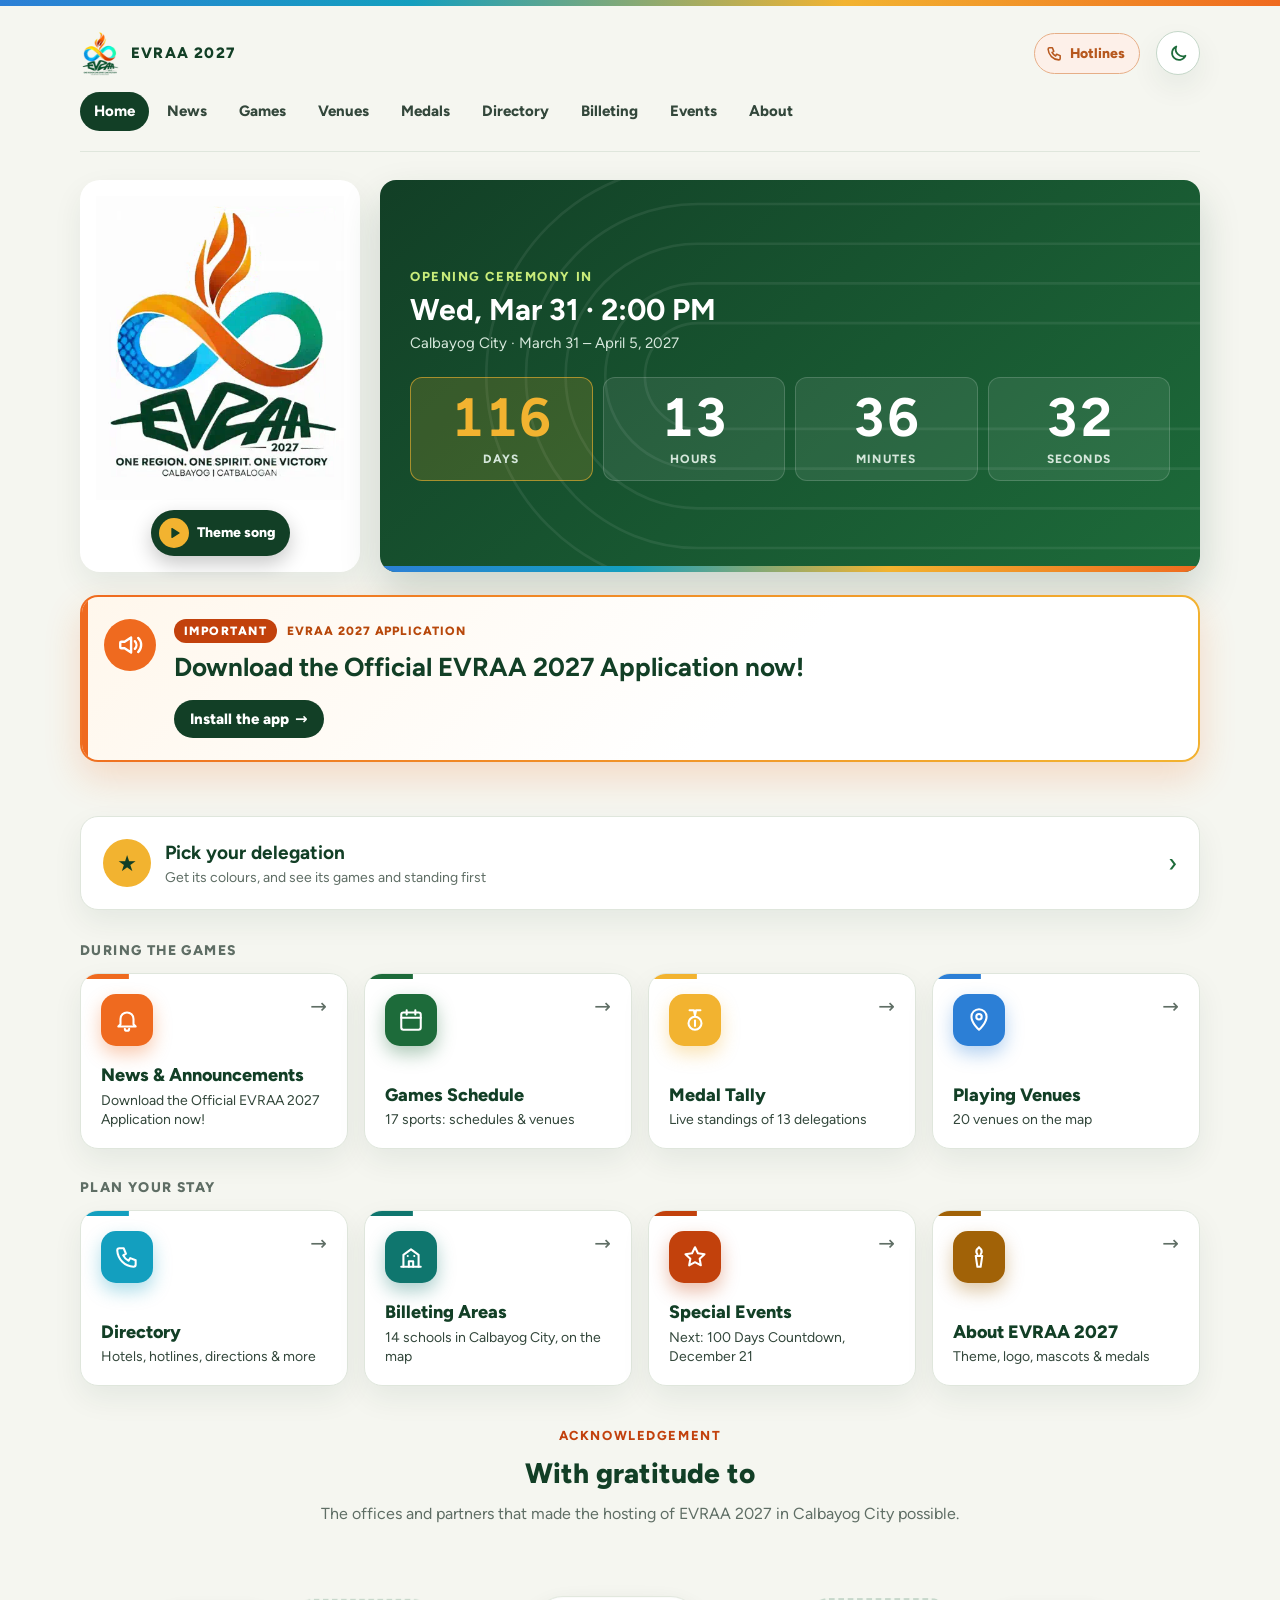
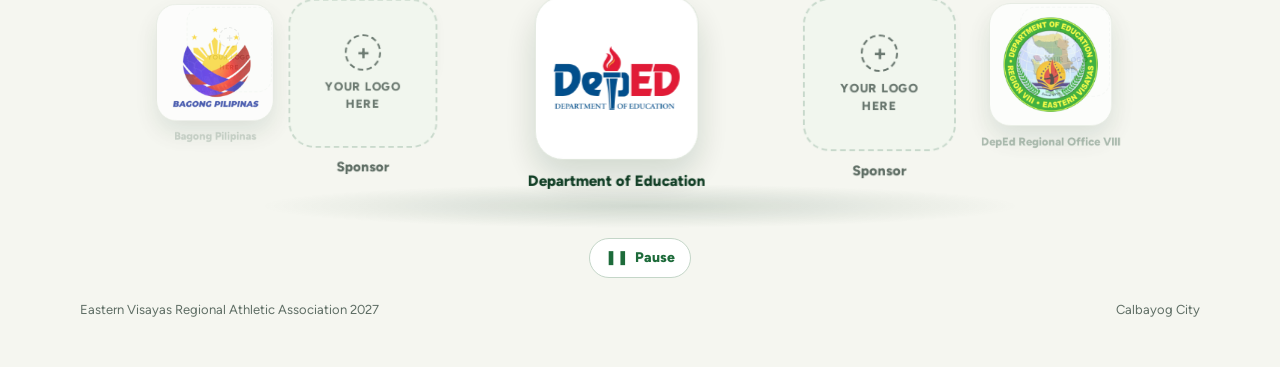
<file: evraa app/index.html>
<!doctype html>
<html lang="en">
<head>
  <meta charset="utf-8">
  <meta name="viewport" content="width=device-width, initial-scale=1, viewport-fit=cover">
  <meta name="theme-color" content="#123f26">
  <link rel="manifest" href="manifest.json">
  <meta name="mobile-web-app-capable" content="yes">
  <meta name="apple-mobile-web-app-capable" content="yes">
  <meta name="apple-mobile-web-app-status-bar-style" content="default">
  <meta name="apple-mobile-web-app-title" content="EVRAA 2027">
  <link rel="apple-touch-icon" href="evraa/images/icons/apple-touch-icon.png">
  <meta name="description" content="Eastern Visayas Regional Athletic Association (EVRAA) 2027, March 31 – April 5, 2027, hosted by Calbayog and Catbalogan.">
  <title>EVRAA 2027 | Calbayog </title>
  <link rel="icon" href="evraa/images/icons/favicon-32.png" sizes="32x32">
  <link rel="icon" href="evraa/images/icons/icon-192.png" sizes="192x192">
  <link rel="stylesheet" href="evraa/assets/site.css?v=20261125b">
</head>
<!-- Home page: the animated logo, the countdown, and a card for each section (drawn by evraa/assets/home.js from the menu in site.js).
     The other pages are in the evraa folder; the billeting schools are on evraa/billeting.html. -->
<body data-page="home" data-root="">
  <main class="shell">
    <script src="evraa/assets/data.js?v=20261125b"></script>
    <script>document.write('<script src="evraa/assets/data-live.js?t=' + Math.floor(Date.now() / 60000) + '"><\/script>');</script>
    <script src="evraa/assets/site.js?v=20261125b"></script>

    <!-- The logo and the countdown share one row -->
    <div class="home-top">
    <section class="home-hero">
      <h1 class="visually-hidden">EVRAA 2027 — Eastern Visayas Regional Athletic Association, March 31 – April 5, 2027, Calbayog City and Catbalogan City</h1>
      <div class="logo-wrap">
        <!-- The animated logo: an animated WebP (evraa/images/hero.webp, a fifth of the size of the GIF it was made from).
             As an image it always plays, like the GIF did (a video can be stopped by Low Power Mode or by the host).
             Browsers too old for animated WebP get the original GIF. -->
        <picture>
          <source srcset="evraa/images/hero.webp?v=2" type="image/webp">
          <img class="hero-anim" src="evraa/images/Animated%20EVRAA27.gif?v=1" alt="EVRAA 2027 animated logo — One Region. One Spirit. One Victory. Calbayog | Catbalogan" width="400" height="711" fetchpriority="high">
        </picture>
        <!-- The EVRAA 2027 theme song (evraa/audio/theme-song.mp3): play / pause (evraa/assets/home.js). Nothing downloads until it is played. -->
        <button type="button" class="song-btn" id="song-btn" aria-pressed="false" aria-label="Play the EVRAA 2027 theme song">
          <span class="song-icon" aria-hidden="true">
            <svg class="song-play" viewBox="0 0 24 24" fill="currentColor"><path d="M8 5.5v13a1 1 0 0 0 1.5.86l10.5-6.5a1 1 0 0 0 0-1.72L9.5 4.64A1 1 0 0 0 8 5.5z"/></svg>
            <svg class="song-pause" viewBox="0 0 24 24" fill="currentColor"><rect x="6" y="5" width="4" height="14" rx="1.2"/><rect x="14" y="5" width="4" height="14" rx="1.2"/></svg>
          </span>
          <span class="song-label"><span class="song-long">Theme </span>song</span>
          <span class="song-bars" aria-hidden="true"><i></i><i></i><i></i></span>
        </button>
        <audio id="theme-song" src="evraa/audio/theme-song.mp3?v=1" preload="none"></audio>
      </div>
    </section>

    <section class="countdown" id="countdown" aria-labelledby="countdown-title">
      <div>
        <div class="countdown-label" id="countdown-label">Opening ceremony in</div>
        <h2 id="countdown-title">Wed, Mar 31 · 2:00 PM</h2>
        <p id="countdown-note">Calbayog City · March 31 – April 5, 2027</p>
      </div>
      <div class="units" id="countdown-units" aria-live="off">
        <div class="unit"><strong id="cd-days">—</strong><span>Days</span></div>
        <div class="unit"><strong id="cd-hours">—</strong><span>Hours</span></div>
        <div class="unit"><strong id="cd-mins">—</strong><span>Min<span class="unit-long">ute</span>s</span></div>
        <div class="unit"><strong id="cd-secs">—</strong><span>Sec<span class="unit-long">ond</span>s</span></div>
      </div>
    </section>
    </div>

    <!-- Important announcements: the ones ticked “Push to Home” on the admin page (drawn by evraa/assets/home.js) -->
    <section class="home-alerts" id="home-alerts" aria-label="Important announcements" hidden></section>

    <!-- During the games (and after): today's games, the medal leaders and the hotlines (drawn by evraa/assets/home.js) -->
    <section class="home-today" id="home-today" aria-label="Today at EVRAA 2027" hidden></section>

    <!-- My delegation: picking one recolours the app and highlights its games and standing (drawn by evraa/assets/home.js;
         the delegations and their colours are DELEGATIONS in evraa/assets/data.js). index.html#team opens it. -->
    <section class="team-pick" id="team" aria-labelledby="team-title"></section>
    <dialog class="sport-dialog team-sheet" id="team-sheet" aria-labelledby="team-sheet-title">
      <div class="sport-dialog-head"><div><div class="eyebrow">My delegation</div><h3 id="team-sheet-title">Who are you cheering for?</h3></div>
        <button type="button" class="dialog-close" data-close aria-label="Close">×</button></div>
      <p class="team-sheet-note">The app takes your delegation's colours, and its games and medal standing are highlighted.</p>
      <ul class="team-options" id="team-options"></ul>
    </dialog>

    <!-- The section cards, in two groups -->
    <nav aria-label="Sections" class="home-sections" id="home-sections"></nav>

    <!-- Acknowledgement: a carousel of logos, listed in ACKNOWLEDGEMENTS in evraa/assets/data.js -->
    <section class="thanks" id="thanks" aria-labelledby="thanks-title" hidden>
      <div class="section-head">
        <div class="eyebrow">Acknowledgement</div>
        <h2 id="thanks-title">With gratitude to</h2>
        <p class="section-lead">The offices and partners that made the hosting of EVRAA 2027 in Calbayog City possible.</p>
      </div>
      <div class="logo-carousel" id="logo-carousel"></div>
      <button type="button" class="outline-btn logo-pause" id="logo-pause" hidden></button>
    </section>
  </main>
  <script src="evraa/assets/home.js?v=20261125b"></script>
</body>
</html>
</file>
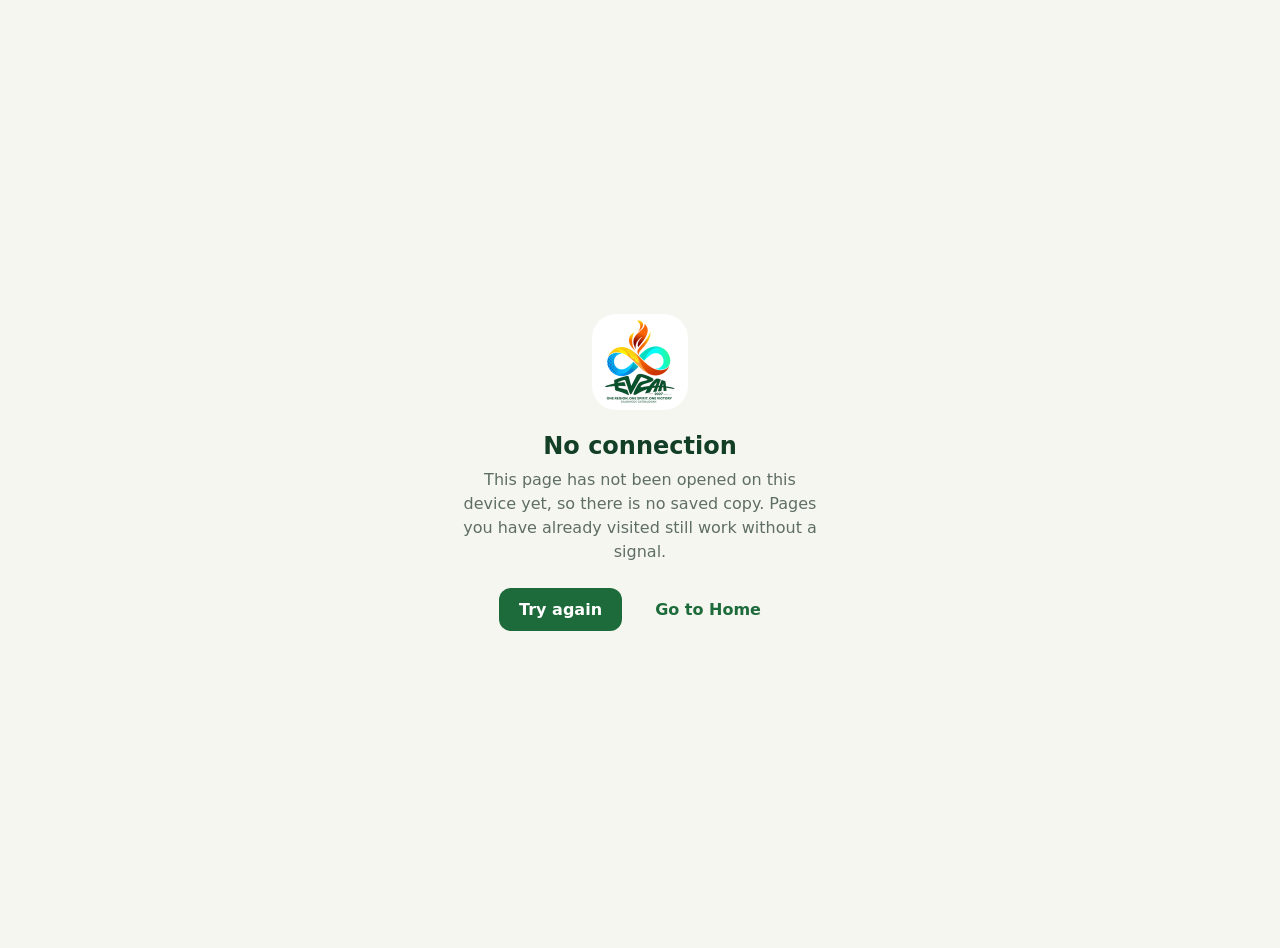
<file: evraa app/offline.html>
<!doctype html>
<html lang="en">
<head>
  <meta charset="utf-8">
  <meta name="viewport" content="width=device-width, initial-scale=1, viewport-fit=cover">
  <meta name="theme-color" content="#123f26">
  <title>No connection | EVRAA 2027</title>
  <style>
    :root { color-scheme: light dark; font-family: "Avenir Next", Avenir, "Segoe UI", system-ui, sans-serif; }
    body { display: grid; min-height: 100vh; min-height: 100dvh; margin: 0; place-items: center; padding: 24px; background: #f5f6f0; color: #102219; text-align: center; }
    main { max-width: 360px; }
    img { width: 96px; height: 96px; border-radius: 24px; }
    h1 { margin: 18px 0 8px; color: #123f26; font-size: 24px; }
    p { margin: 0 0 20px; color: #5f6e65; line-height: 1.5; }
    button, a { display: inline-block; margin: 4px; padding: 12px 20px; border: 0; border-radius: 12px; background: #1d6b3a; color: #fff; cursor: pointer; font: inherit; font-weight: 800; text-decoration: none; }
    a { background: none; color: #1d6b3a; }
    @media (prefers-color-scheme: dark) { body { background: #0b130f; color: #e8efe9; } h1 { color: #e3f1e6; } p { color: #94a499; } a { color: #7dd89b; } }
  </style>
</head>
<body>
  <main>
    <img src="evraa/images/icons/icon-192.png" alt="">
    <h1>No connection</h1>
    <p>This page has not been opened on this device yet, so there is no saved copy. Pages you have already visited still work without a signal.</p>
    <button type="button" onclick="location.reload()">Try again</button>
    <a href="index.html">Go to Home</a>
  </main>
</body>
</html>
</file>
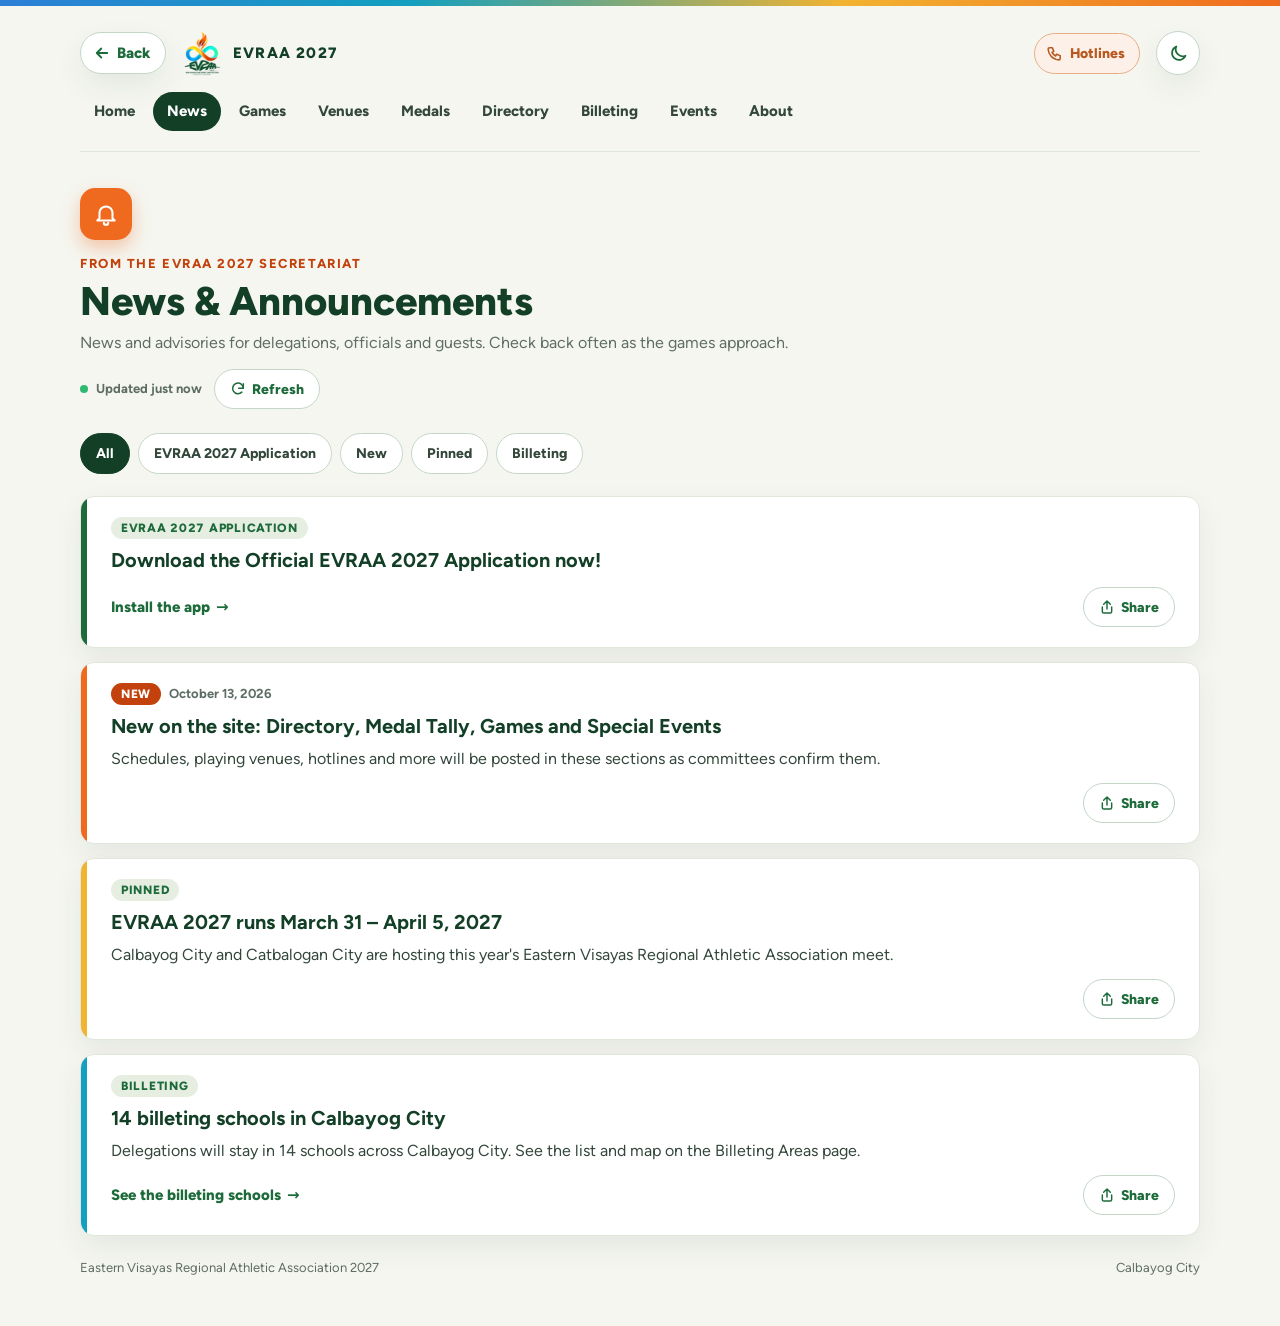
<file: evraa app/evraa/announcements.html>
<!doctype html>
<html lang="en">
<head>
  <meta charset="utf-8">
  <meta name="viewport" content="width=device-width, initial-scale=1, viewport-fit=cover">
  <meta name="theme-color" content="#123f26">
  <link rel="manifest" href="../manifest.json">
  <meta name="mobile-web-app-capable" content="yes">
  <meta name="apple-mobile-web-app-capable" content="yes">
  <meta name="apple-mobile-web-app-status-bar-style" content="default">
  <meta name="apple-mobile-web-app-title" content="EVRAA 2027">
  <link rel="apple-touch-icon" href="../evraa/images/icons/apple-touch-icon.png">
  <meta name="description" content="News and advisories for EVRAA 2027 delegations, officials and guests.">
  <title>News &amp; Announcements | EVRAA 2027</title>
  <link rel="icon" href="../evraa/images/icons/favicon-32.png" sizes="32x32">
  <link rel="icon" href="../evraa/images/icons/icon-192.png" sizes="192x192">
  <link rel="stylesheet" href="assets/site.css?v=20261125b">
</head>
<!-- Announcements are listed in assets/data.js (ANNOUNCEMENTS) -->
<body data-page="announcements" data-root="../">
  <main class="shell">
    <script src="assets/data.js?v=20261125b"></script>
    <script>document.write('<script src="assets/data-live.js?t=' + Math.floor(Date.now() / 60000) + '"><\/script>');</script>
    <script src="assets/site.js?v=20261125b"></script>

    <section class="page" aria-labelledby="announcements-title">
      <div class="page-head">
        <div class="eyebrow">From the EVRAA 2027 Secretariat</div>
        <h2 id="announcements-title">News &amp; Announcements</h2>
        <p class="section-lead">News and advisories for delegations, officials and guests. Check back often as the games approach.</p>
      </div>
      <div class="announce-list" id="announce-list"></div>
    </section>
  </main>
  <script src="assets/announcements.js?v=20261125b"></script>
</body>
</html>
</file>
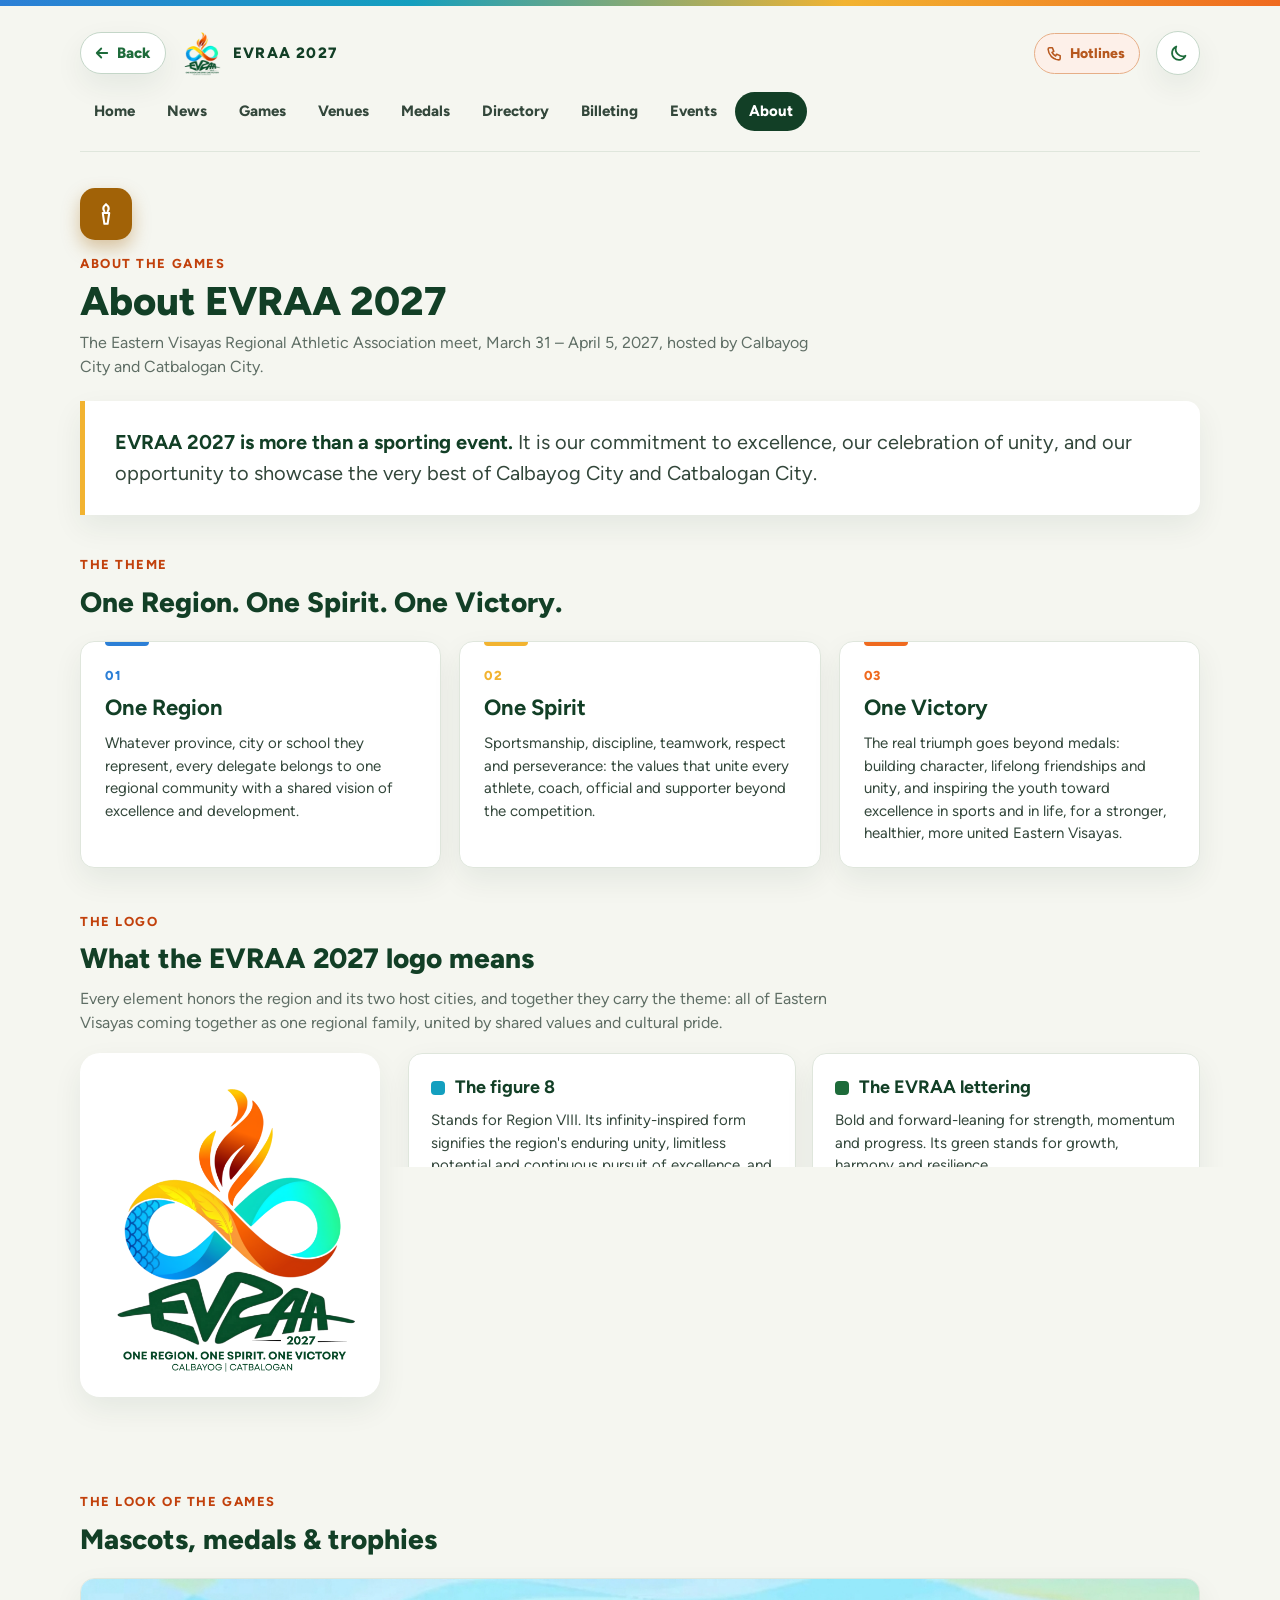
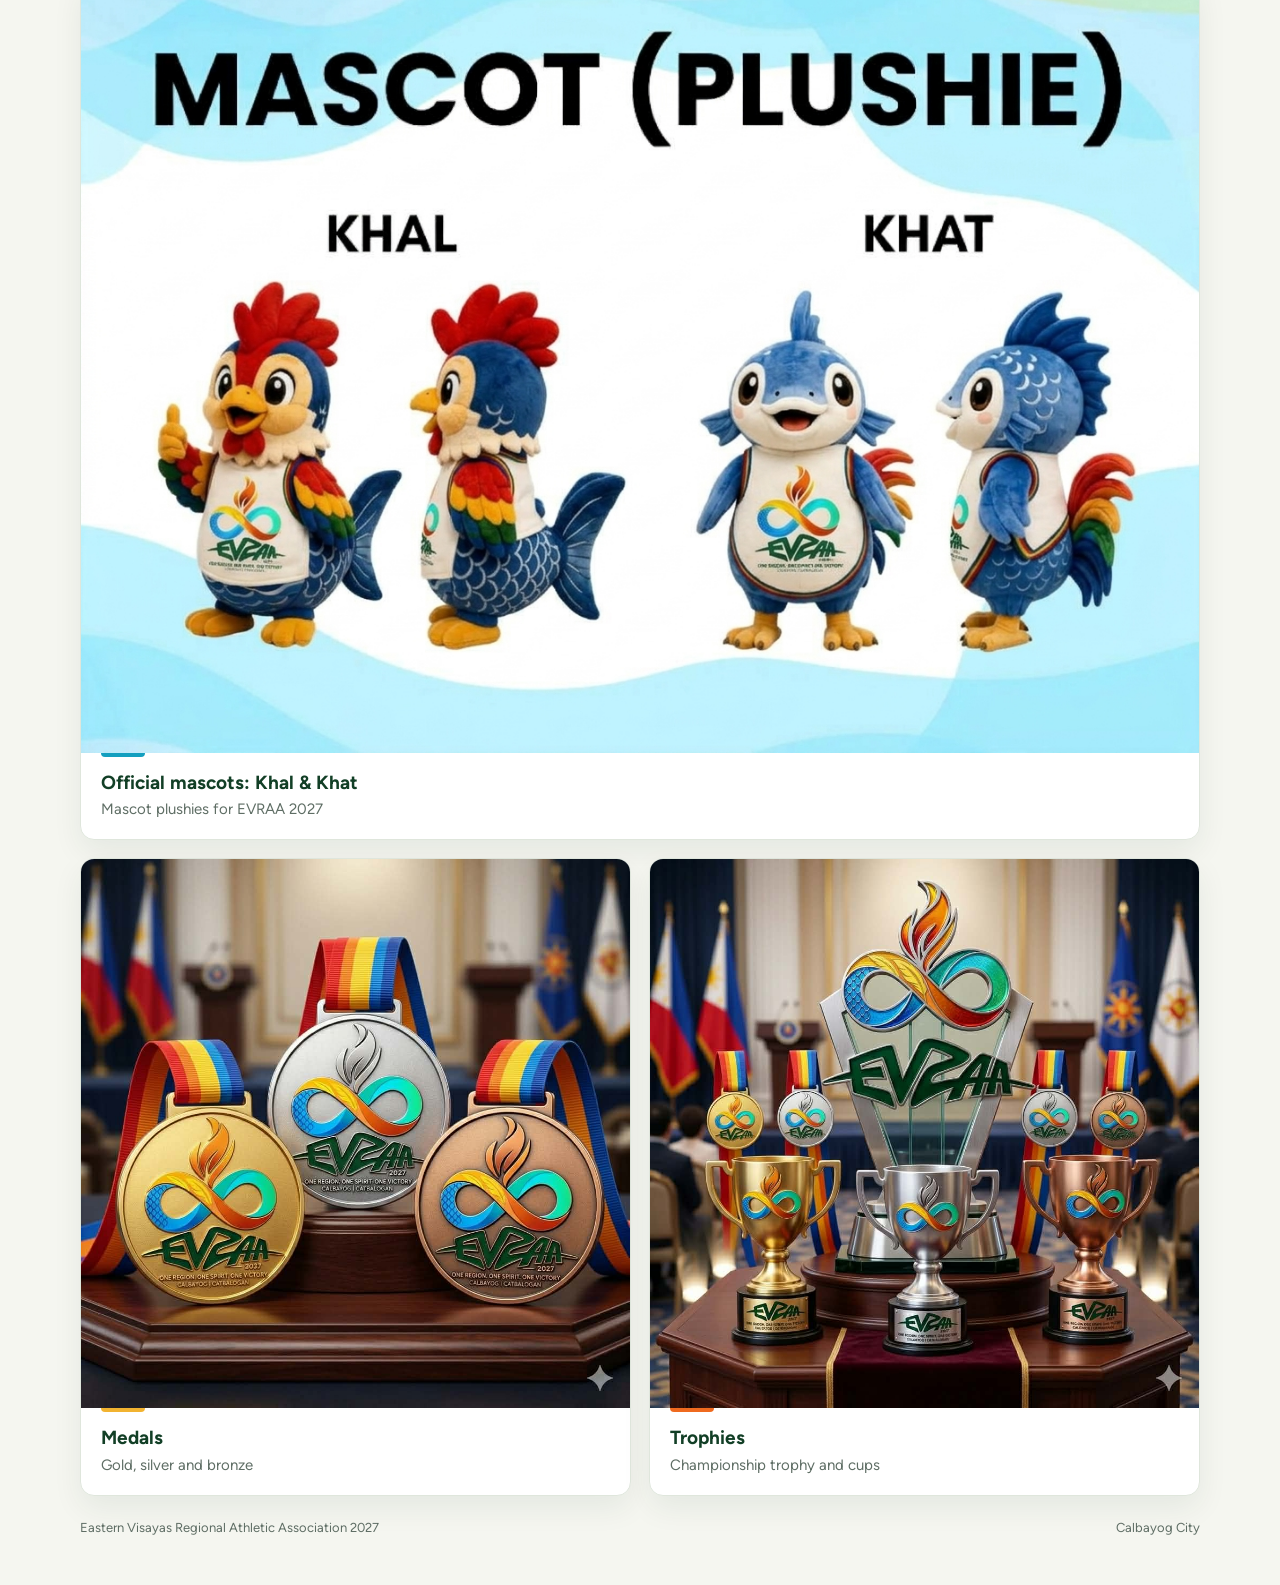
<file: evraa app/evraa/background.html>
<!doctype html>
<html lang="en">
<head>
  <meta charset="utf-8">
  <meta name="viewport" content="width=device-width, initial-scale=1, viewport-fit=cover">
  <meta name="theme-color" content="#123f26">
  <link rel="manifest" href="../manifest.json">
  <meta name="mobile-web-app-capable" content="yes">
  <meta name="apple-mobile-web-app-capable" content="yes">
  <meta name="apple-mobile-web-app-status-bar-style" content="default">
  <meta name="apple-mobile-web-app-title" content="EVRAA 2027">
  <link rel="apple-touch-icon" href="../evraa/images/icons/apple-touch-icon.png">
  <meta name="description" content="The background of EVRAA 2027: the theme, the logo, the mascots, medals and trophies.">
  <title>About EVRAA 2027</title>
  <link rel="icon" href="../evraa/images/icons/favicon-32.png" sizes="32x32">
  <link rel="icon" href="../evraa/images/icons/icon-192.png" sizes="192x192">
  <link rel="stylesheet" href="assets/site.css?v=20261125b">
</head>
<!-- Background: the theme, the logo, and the mascots, medals and trophies (the billeting schools are on billeting.html) -->
<body data-page="background" data-root="../">
  <main class="shell">
    <script src="assets/data.js?v=20261125b"></script>
    <script>document.write('<script src="assets/data-live.js?t=' + Math.floor(Date.now() / 60000) + '"><\/script>');</script>
    <script src="assets/site.js?v=20261125b"></script>

    <section class="page" aria-labelledby="background-title">
      <div class="page-head">
        <div class="eyebrow">About the games</div>
        <h2 id="background-title">About EVRAA 2027</h2>
        <p class="section-lead">The Eastern Visayas Regional Athletic Association meet, March 31 – April 5, 2027, hosted by Calbayog City and Catbalogan City.</p>
      </div>

      <p class="intro"><strong>EVRAA 2027 is more than a sporting event.</strong> It is our commitment to excellence, our celebration of unity, and our opportunity to showcase the very best of Calbayog City and Catbalogan City.</p>

      <section class="block" aria-labelledby="theme-title">
        <div class="section-head">
          <div class="eyebrow">The theme</div>
          <h2 id="theme-title">One Region. One Spirit. One Victory.</h2>
        </div>
        <div class="pillars">
          <article class="pillar">
            <div class="pillar-num">01</div>
            <h3>One Region</h3>
            <p>Whatever province, city or school they represent, every delegate belongs to one regional community with a shared vision of excellence and development.</p>
          </article>
          <article class="pillar">
            <div class="pillar-num">02</div>
            <h3>One Spirit</h3>
            <p>Sportsmanship, discipline, teamwork, respect and perseverance: the values that unite every athlete, coach, official and supporter beyond the competition.</p>
          </article>
          <article class="pillar">
            <div class="pillar-num">03</div>
            <h3>One Victory</h3>
            <p>The real triumph goes beyond medals: building character, lifelong friendships and unity, and inspiring the youth toward excellence in sports and in life, for a stronger, healthier, more united Eastern Visayas.</p>
          </article>
        </div>
      </section>

      <section class="block" aria-labelledby="logo-title">
        <div class="section-head">
          <div class="eyebrow">The logo</div>
          <h2 id="logo-title">What the EVRAA 2027 logo means</h2>
          <p class="section-lead">Every element honors the region and its two host cities, and together they carry the theme: all of Eastern Visayas coming together as one regional family, united by shared values and cultural pride.</p>
        </div>
        <div class="logo-meaning">
          <div class="logo-wrap">
            <img src="images/EVRAA%2027%20Logo.png?v=2" alt="EVRAA 2027 logo" width="1949" height="2282" loading="lazy">
          </div>
          <ul class="elements">
            <li class="element" style="--accent: var(--teal)">
              <h3><span class="swatch" aria-hidden="true"></span>The figure 8</h3>
              <p>Stands for Region VIII. Its infinity-inspired form signifies the region's enduring unity, limitless potential and continuous pursuit of excellence, and it celebrates every province, city, municipality and school.</p>
            </li>
            <li class="element" style="--accent: var(--green)">
              <h3><span class="swatch" aria-hidden="true"></span>The EVRAA lettering</h3>
              <p>Bold and forward-leaning for strength, momentum and progress. Its green stands for growth, harmony and resilience.</p>
            </li>
            <li class="element" style="--accent: var(--gold)">
              <h3><span class="swatch" aria-hidden="true"></span>Feather &amp; fish scales</h3>
              <p>The golden feather honors Calbayog's <strong>Hadang Festival</strong>: grace, creativity and cultural pride. The blue fish scales honor Catbalogan's <strong>Manaragat Festival</strong>: the sea, fishing heritage, abundance and resilience.</p>
            </li>
            <li class="element" style="--accent: var(--flame)">
              <h3><span class="swatch" aria-hidden="true"></span>The torch</h3>
              <p>The universal symbol of sport. Its rising yellow-to-red flame carries the region's hope and aspirations, and the energy, passion and courage of everyone in the games.</p>
            </li>
          </ul>
        </div>
      </section>

      <section aria-labelledby="gallery-title">
        <div class="section-head">
          <div class="eyebrow">The look of the games</div>
          <h2 id="gallery-title">Mascots, medals &amp; trophies</h2>
        </div>
        <div class="gallery">
          <figure class="card wide">
            <a href="images/mascot.jpg?v=2" target="_blank" rel="noopener"><img src="images/mascot.jpg?v=2" alt="EVRAA 2027 mascot plushies Khal, a rooster, and Khat, a fish, each wearing an EVRAA 2027 vest" width="4096" height="2836" loading="lazy"></a>
            <figcaption><strong>Official mascots: Khal &amp; Khat</strong><span>Mascot plushies for EVRAA 2027</span></figcaption>
          </figure>
          <figure class="card">
            <a href="images/medal.jpg?v=2" target="_blank" rel="noopener"><img src="images/medal.jpg?v=2" alt="EVRAA 2027 gold, silver and bronze medals with rainbow ribbons" width="1024" height="1024" loading="lazy"></a>
            <figcaption><strong>Medals</strong><span>Gold, silver and bronze</span></figcaption>
          </figure>
          <figure class="card">
            <a href="images/trophy.jpg?v=2" target="_blank" rel="noopener"><img src="images/trophy.jpg?v=2" alt="EVRAA 2027 trophies: a large glass centerpiece with gold, silver and bronze cups" width="1024" height="1024" loading="lazy"></a>
            <figcaption><strong>Trophies</strong><span>Championship trophy and cups</span></figcaption>
          </figure>
        </div>
      </section>
    </section>
  </main>
</body>
</html>
</file>
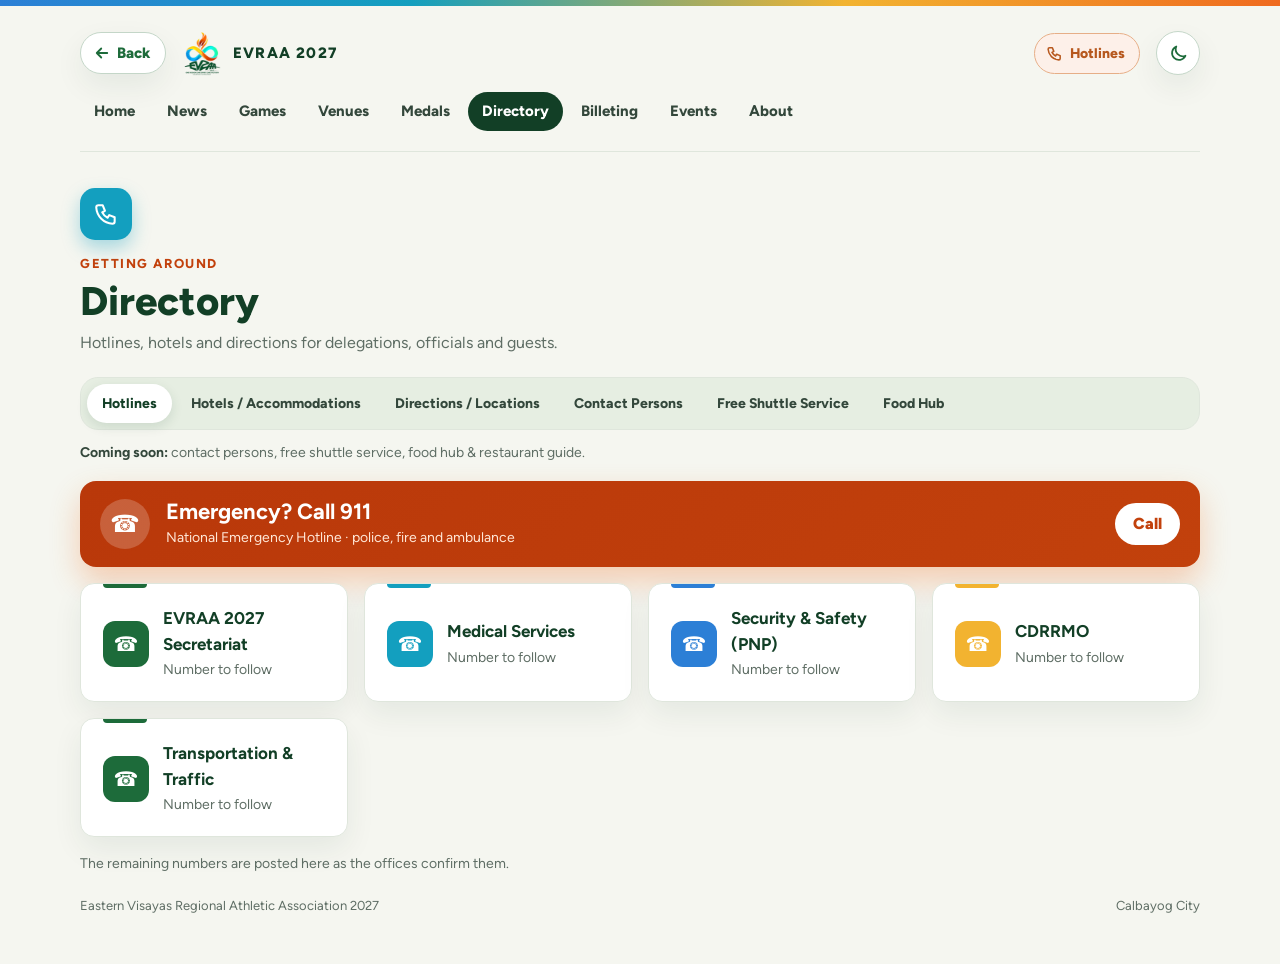
<file: evraa app/evraa/directory.html>
<!doctype html>
<html lang="en">
<head>
  <meta charset="utf-8">
  <meta name="viewport" content="width=device-width, initial-scale=1, viewport-fit=cover">
  <meta name="theme-color" content="#123f26">
  <link rel="manifest" href="../manifest.json">
  <meta name="mobile-web-app-capable" content="yes">
  <meta name="apple-mobile-web-app-capable" content="yes">
  <meta name="apple-mobile-web-app-status-bar-style" content="default">
  <meta name="apple-mobile-web-app-title" content="EVRAA 2027">
  <link rel="apple-touch-icon" href="../evraa/images/icons/apple-touch-icon.png">
  <meta name="description" content="EVRAA 2027 directory: places to stay and eat, directions, shuttles, hotlines and contact persons.">
  <title>Directory | EVRAA 2027</title>
  <link rel="icon" href="../evraa/images/icons/favicon-32.png" sizes="32x32">
  <link rel="icon" href="../evraa/images/icons/icon-192.png" sizes="192x192">
  <link rel="stylesheet" href="assets/site.css?v=20261125b">
</head>
<!-- Sections open by link, e.g. directory.html#hotlines (the first tab, Hotlines, opens by default). Places, hotlines and contacts are in assets/data.js. -->
<body data-page="directory" data-root="../">
  <main class="shell">
    <script src="assets/data.js?v=20261125b"></script>
    <script>document.write('<script src="assets/data-live.js?t=' + Math.floor(Date.now() / 60000) + '"><\/script>');</script>
    <script src="assets/site.js?v=20261125b"></script>

    <section class="page" aria-labelledby="directory-title">
      <div class="page-head">
        <div class="eyebrow">Getting around</div>
        <h2 id="directory-title">Directory</h2>
        <p class="section-lead">Hotlines, hotels and directions for delegations, officials and guests.</p>
      </div>
      <nav class="subtabs" id="subtabs" aria-label="Directory sections">
        <span class="tab-indicator" aria-hidden="true"></span>
        <a class="tab" href="#hotlines" data-sub="hotlines">Hotlines</a>
        <a class="tab" href="#hotels" data-sub="hotels">Hotels / Accommodations</a>
        <a class="tab" href="#directions" data-sub="directions">Directions / Locations</a>
        <a class="tab" href="#contacts" data-sub="contacts" data-soon-name="contact persons">Contact Persons</a>
        <a class="tab" href="#shuttle" data-sub="shuttle" data-soon data-soon-name="free shuttle service">Free Shuttle Service</a>
        <a class="tab" href="#food" data-sub="food" data-soon data-soon-name="food hub &amp; restaurant guide">Food Hub</a>
      </nav>

      <div class="subpage" data-sub="hotlines">
        <a class="sos-hero" href="tel:911">
          <span class="sos-hero-icon" aria-hidden="true">☎</span>
          <span><strong>Emergency? Call 911</strong><small>National Emergency Hotline · police, fire and ambulance</small></span>
          <span class="sos-hero-go" aria-hidden="true">Call</span>
        </a>
        <ul class="grid-cards" id="hotline-cards"></ul>
      </div>

      <div class="subpage" data-sub="directions" hidden>
        <ul class="grid-cards" id="direction-cards"></ul>
      </div>

      <div class="subpage" data-sub="contacts" hidden>
        <div id="contacts-area"></div>
      </div>

      <div class="subpage" data-sub="shuttle" hidden>
        <div class="shuttle-hero">
          <div>
            <h3>Free shuttle service</h3>
            <p>Shuttles will run during the games to help delegations get between billeting schools and playing venues. Routes, pick-up points and trip times will be posted here.</p>
          </div>
          <div class="road" aria-hidden="true"><span class="bus">EVRAA</span></div>
        </div>
        <ul class="grid-cards">
          <li class="info-card" style="--accent: var(--teal)"><div class="meta"><span class="tba">To be announced</span></div><h3>Routes</h3><p>Shuttle lines connecting billeting schools and playing venues.</p></li>
          <li class="info-card" style="--accent: var(--gold)"><div class="meta"><span class="tba">To be announced</span></div><h3>Pick-up points</h3><p>Where to wait for the shuttle at each school and venue.</p></li>
          <li class="info-card" style="--accent: var(--flame)"><div class="meta"><span class="tba">To be announced</span></div><h3>Trip times</h3><p>First and last trips each day, and how often shuttles run.</p></li>
        </ul>
      </div>

      <!-- Hotels in Calbayog City: HOTELS in assets/data.js, photos in images/hotels (assets/directory.js). Tapping a card opens its details. -->
      <div class="subpage" data-sub="hotels" hidden>
        <p class="hotel-lead">Hotels, inns and resorts in Calbayog City for guests, parents and visiting officials. Tap a hotel for its rooms, rates and contact numbers. Delegations stay in the <a href="billeting.html">14 billeting schools</a>.</p>
        <ul class="hotel-grid" id="hotel-cards"></ul>
        <p class="page-note">Rates are as given by each hotel and may change; please confirm when booking.</p>
      </div>

      <div class="subpage" data-sub="food" hidden>
        <div class="empty-state">
          <span class="empty-icon" aria-hidden="true">F</span>
          <h3>Food hub &amp; restaurant guide coming soon</h3>
          <p>Where to eat near the playing venues and billeting schools, including food stalls, restaurants and local delicacies from Calbayog and Catbalogan.</p>
        </div>
      </div>

    </section>
  </main>

  <!-- Hotel details (filled by assets/directory.js); a bottom sheet on phones -->
  <dialog class="sport-dialog hotel-dialog" id="hotel-dialog" aria-labelledby="hotel-dialog-title">
    <div class="hotel-dialog-photo" id="hotel-dialog-photo"></div>
    <div class="sport-dialog-head">
      <div><div class="eyebrow" id="hotel-dialog-area"></div><h3 id="hotel-dialog-title"></h3></div>
      <button type="button" class="dialog-close" id="hotel-dialog-close" data-close aria-label="Close">×</button>
    </div>
    <div class="hotel-dialog-body" id="hotel-dialog-body"></div>
  </dialog>
  <script src="assets/directory.js?v=20261125b"></script>
</body>
</html>
</file>
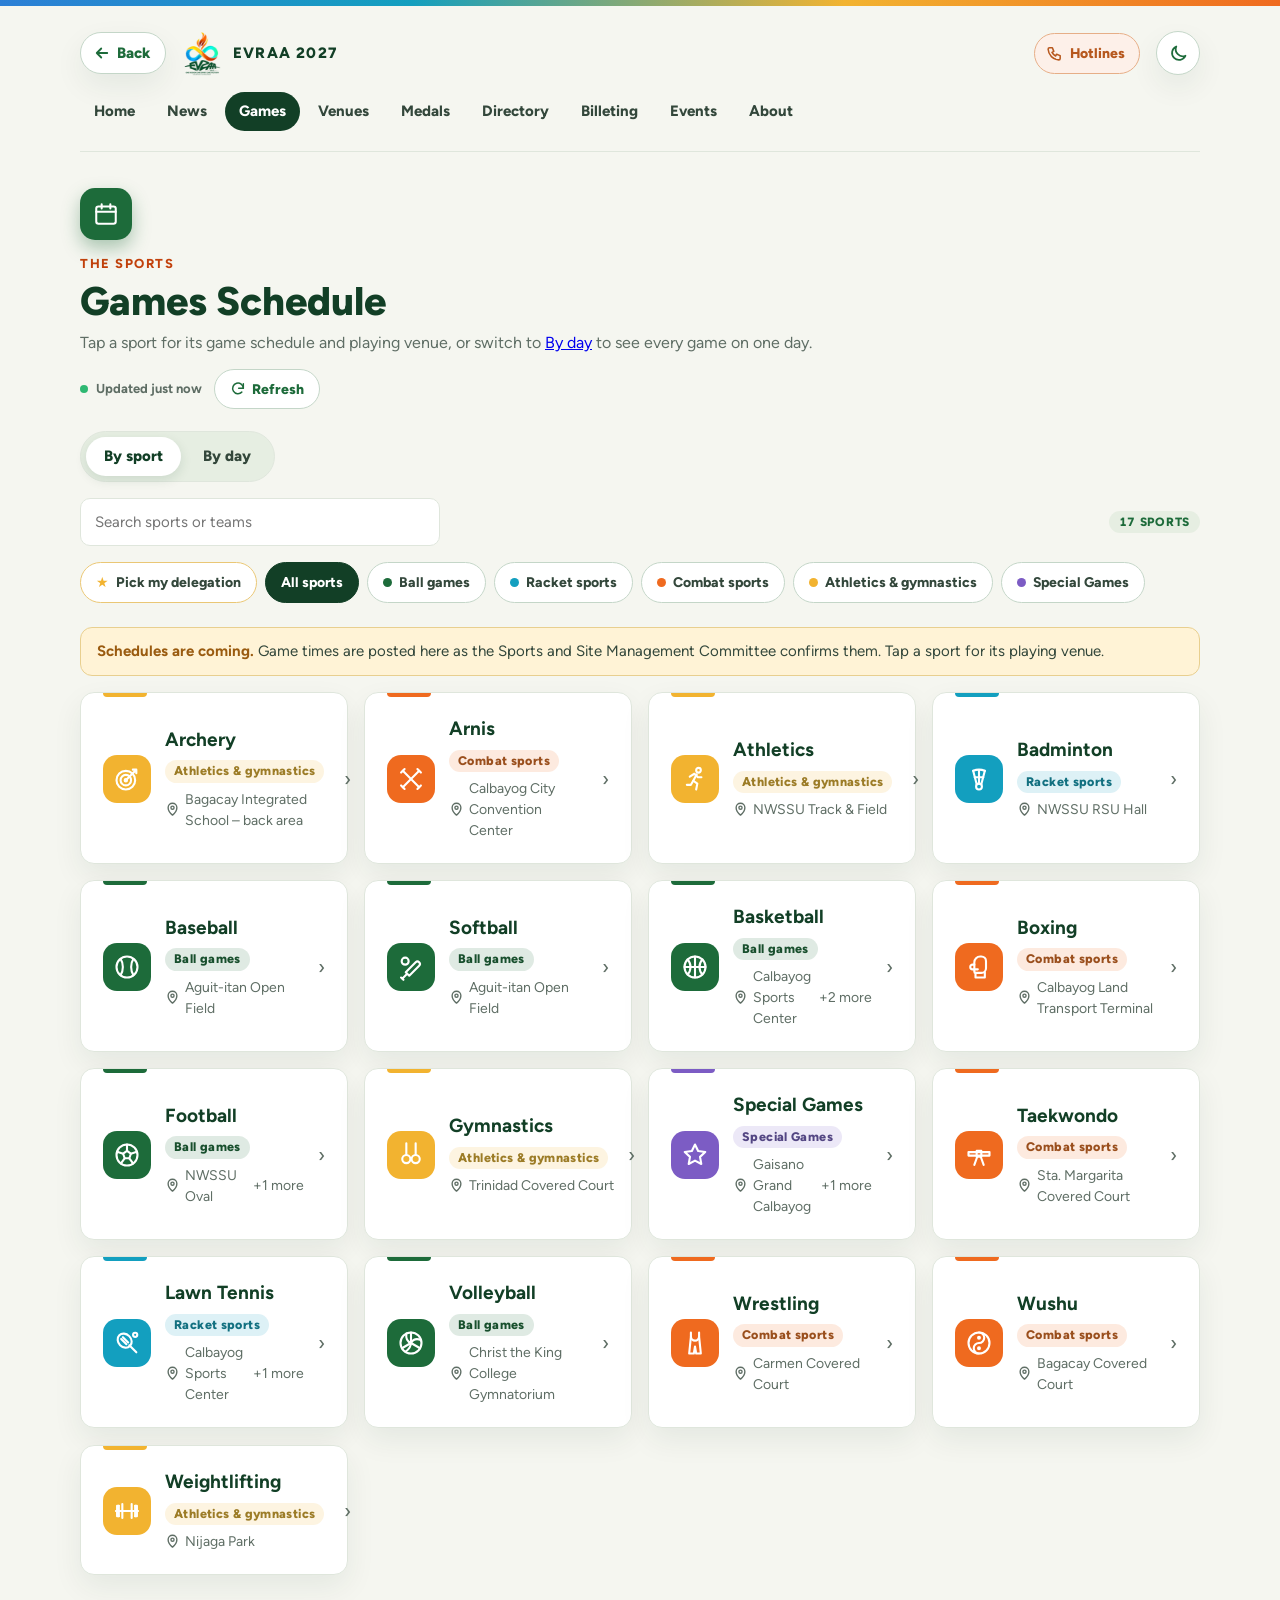
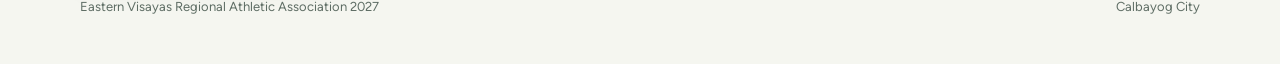
<file: evraa app/evraa/games.html>
<!doctype html>
<html lang="en">
<head>
  <meta charset="utf-8">
  <meta name="viewport" content="width=device-width, initial-scale=1, viewport-fit=cover">
  <meta name="theme-color" content="#123f26">
  <link rel="manifest" href="../manifest.json">
  <meta name="mobile-web-app-capable" content="yes">
  <meta name="apple-mobile-web-app-capable" content="yes">
  <meta name="apple-mobile-web-app-status-bar-style" content="default">
  <meta name="apple-mobile-web-app-title" content="EVRAA 2027">
  <link rel="apple-touch-icon" href="../evraa/images/icons/apple-touch-icon.png">
  <meta name="description" content="EVRAA 2027 sports, game schedules and playing venues.">
  <title>Games Schedule | EVRAA 2027</title>
  <link rel="icon" href="../evraa/images/icons/favicon-32.png" sizes="32x32">
  <link rel="icon" href="../evraa/images/icons/icon-192.png" sizes="192x192">
  <link rel="stylesheet" href="assets/site.css?v=20261125b">
</head>
<!-- Sports and their schedules are in assets/data.js (SPORTS, SCHEDULE); the sport icons are in assets/site.js -->
<body data-page="games" data-root="../">
  <main class="shell">
    <script src="assets/data.js?v=20261125b"></script>
    <script>document.write('<script src="assets/data-live.js?t=' + Math.floor(Date.now() / 60000) + '"><\/script>');</script>
    <script src="assets/site.js?v=20261125b"></script>

    <section class="page" aria-labelledby="games-title">
      <div class="page-head">
        <div class="eyebrow">The sports</div>
        <h2 id="games-title">Games Schedule</h2>
        <p class="section-lead">Tap a sport for its game schedule and playing venue, or switch to <a href="#by-day">By day</a> to see every game on one day.</p>
      </div>
      <!-- By sport: a card per sport; By day: every game of one day across all sports (games.js; #day-2027-04-01 opens that day) -->
      <div class="view-switch" role="group" aria-label="Show the schedule">
        <a class="view-btn" href="#by-sport" data-view="sport">By sport</a>
        <a class="view-btn" href="#by-day" data-view="day">By day</a>
      </div>
      <div class="games-tools">
        <input class="games-search" id="games-search" type="search" placeholder="Search sports or teams" aria-label="Search sports or teams">
        <span class="chip" id="games-count"></span>
      </div>
      <p class="page-notice" id="games-notice" role="note" hidden></p>
      <div id="games-views">
      <div id="sport-view">
        <ul class="grid-cards" id="games-grid"></ul>
      </div>
      <div id="day-view" hidden>
        <nav class="day-tabs" id="day-tabs" aria-label="Game days"></nav>
        <div id="day-list"></div>
      </div>
      </div>
    </section>
  </main>

  <dialog class="sport-dialog" id="sport-dialog" aria-labelledby="sport-dialog-title">
    <div class="sport-dialog-head">
      <span class="sport-badge" id="sport-dialog-icon" aria-hidden="true"></span>
      <div><div class="eyebrow">Game schedule</div><h3 id="sport-dialog-title"></h3></div>
      <button type="button" class="dialog-close" id="sport-dialog-close" data-close aria-label="Close">×</button>
    </div>
    <div id="sport-dialog-schedule"></div>
    <div class="sport-dialog-venue">
      <span class="dialog-label">Playing venue</span>
      <ul class="dialog-venues" id="sport-dialog-venues"></ul>
      <a class="cta dialog-cta" id="sport-dialog-venue" href="playing-venues.html">See it on the venue map <span aria-hidden="true">→</span></a>
    </div>
  </dialog>
  <script src="assets/games.js?v=20261125b"></script>
</body>
</html>
</file>
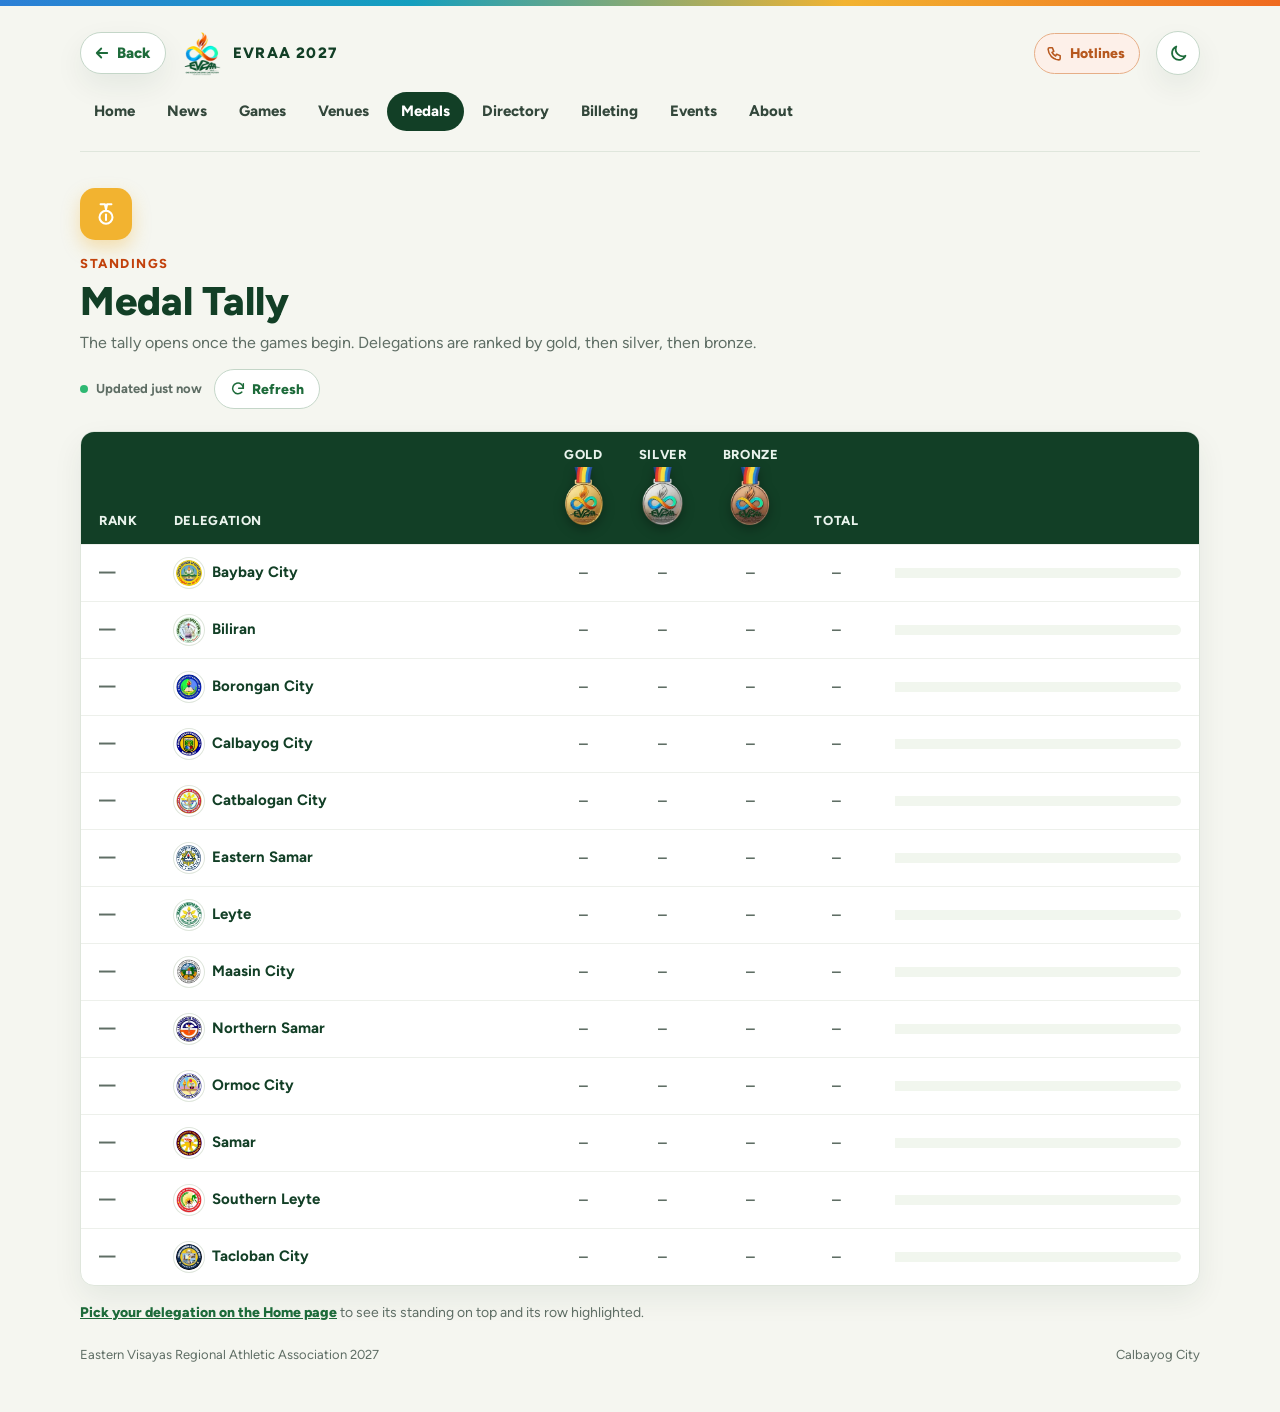
<file: evraa app/evraa/medal-tally.html>
<!doctype html>
<html lang="en">
<head>
  <meta charset="utf-8">
  <meta name="viewport" content="width=device-width, initial-scale=1, viewport-fit=cover">
  <meta name="theme-color" content="#123f26">
  <link rel="manifest" href="../manifest.json">
  <meta name="mobile-web-app-capable" content="yes">
  <meta name="apple-mobile-web-app-capable" content="yes">
  <meta name="apple-mobile-web-app-status-bar-style" content="default">
  <meta name="apple-mobile-web-app-title" content="EVRAA 2027">
  <link rel="apple-touch-icon" href="../evraa/images/icons/apple-touch-icon.png">
  <meta name="description" content="EVRAA 2027 medal standings by delegation.">
  <title>Medal Tally | EVRAA 2027</title>
  <link rel="icon" href="../evraa/images/icons/favicon-32.png" sizes="32x32">
  <link rel="icon" href="../evraa/images/icons/icon-192.png" sizes="192x192">
  <link rel="stylesheet" href="assets/site.css?v=20261125b">
</head>
<!-- Medal counts (TALLY) are edited on the admin page and saved in assets/data-live.js -->
<body data-page="medal-tally" data-root="../">
  <main class="shell">
    <script src="assets/data.js?v=20261125b"></script>
    <script>document.write('<script src="assets/data-live.js?t=' + Math.floor(Date.now() / 60000) + '"><\/script>');</script>
    <script src="assets/site.js?v=20261125b"></script>

    <section class="page" aria-labelledby="medals-title">
      <div class="page-head">
        <div class="eyebrow">Standings</div>
        <h2 id="medals-title">Medal Tally</h2>
        <p class="section-lead" id="medals-lead">Ranked by gold, then silver, then bronze. The tally updates as results come in during the games.</p>
      </div>
      <div id="tally-top"></div>
      <div class="table-card tally">
        <table>
          <thead><tr><th class="rank"><span class="th-long">Rank</span><span aria-hidden="true" class="th-short">#</span></th><th>Delegation</th><th class="num"><span class="th-long">Gold</span><img class="th-coin" src="images/medals/gold.webp" alt="" width="120" height="168"></th><th class="num"><span class="th-long">Silver</span><img class="th-coin" src="images/medals/silver.webp" alt="" width="120" height="168"></th><th class="num"><span class="th-long">Bronze</span><img class="th-coin" src="images/medals/bronze.webp" alt="" width="120" height="168"></th><th class="num">Total</th><th class="bar-col"><span class="visually-hidden">Medal share</span></th></tr></thead>
          <tbody id="tally-rows"></tbody>
        </table>
      </div>
      <p class="page-note" id="tally-hint"><a href="../index.html#team">Pick your delegation on the Home page</a> to see its standing on top and its row highlighted.</p>
    </section>
  </main>
  <script src="assets/medal-tally.js?v=20261125b"></script>
</body>
</html>
</file>
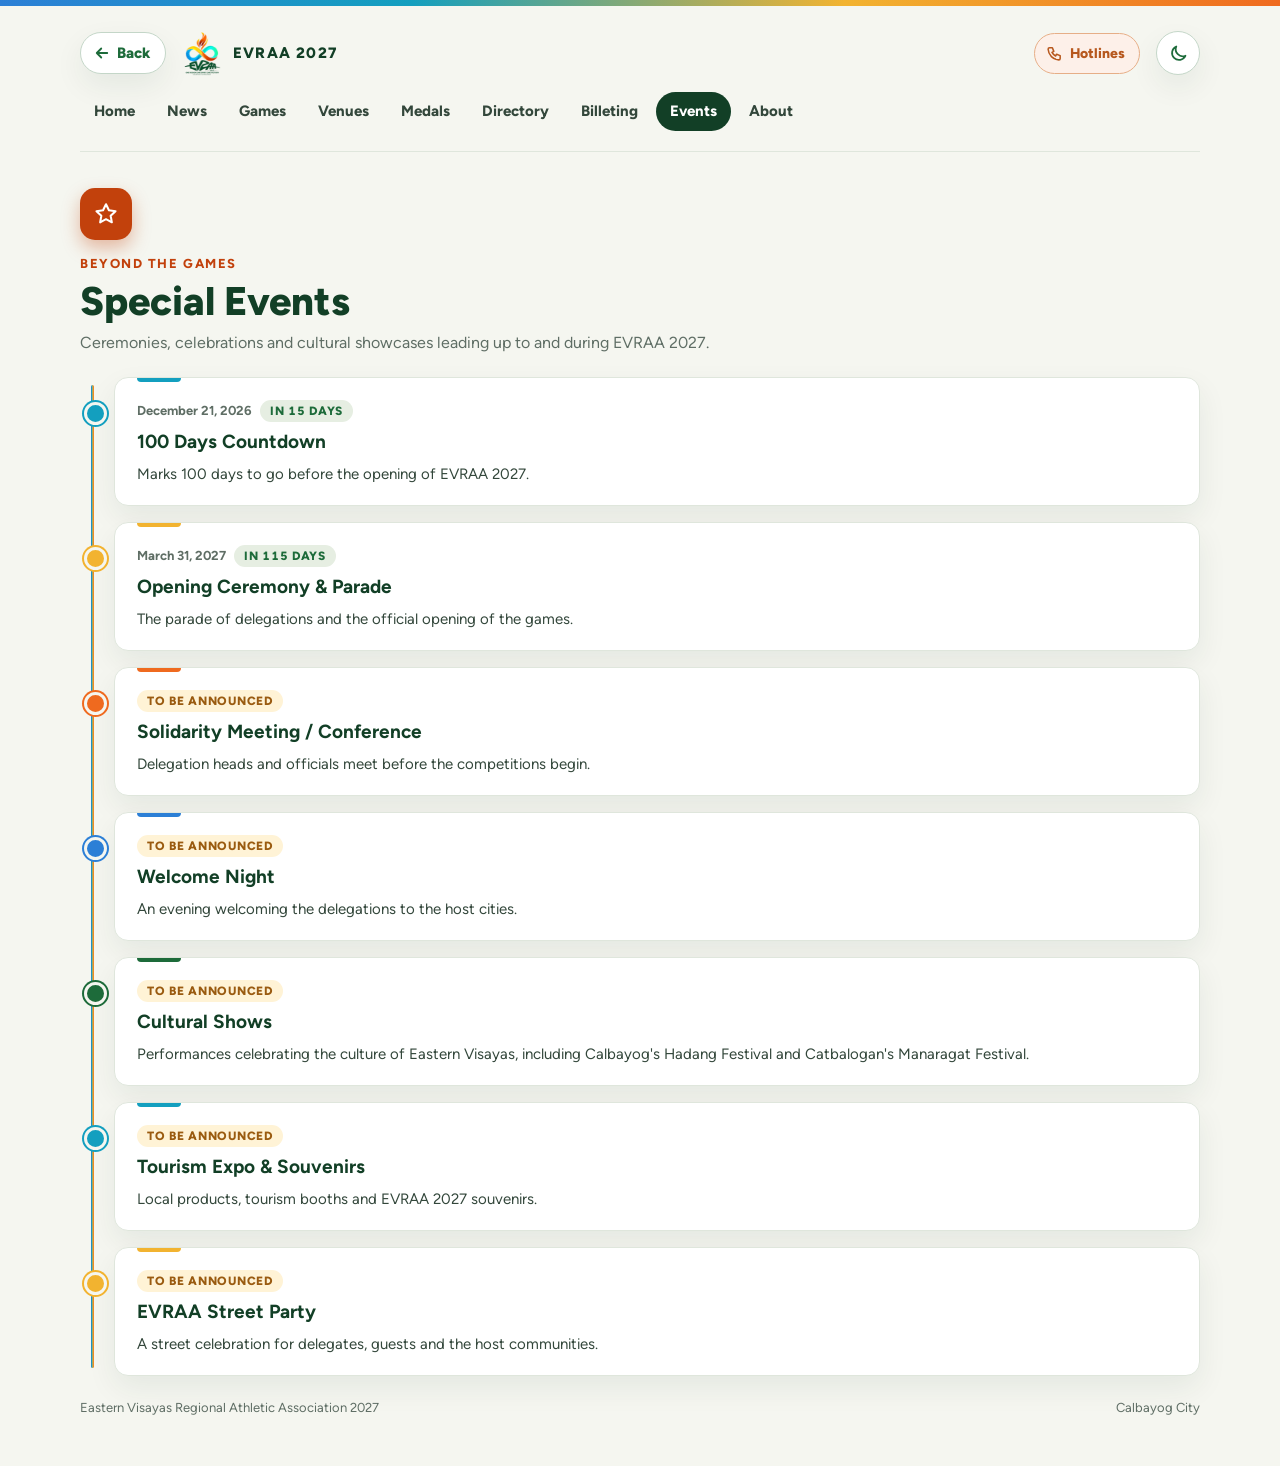
<file: evraa app/evraa/special-events.html>
<!doctype html>
<html lang="en">
<head>
  <meta charset="utf-8">
  <meta name="viewport" content="width=device-width, initial-scale=1, viewport-fit=cover">
  <meta name="theme-color" content="#123f26">
  <link rel="manifest" href="../manifest.json">
  <meta name="mobile-web-app-capable" content="yes">
  <meta name="apple-mobile-web-app-capable" content="yes">
  <meta name="apple-mobile-web-app-status-bar-style" content="default">
  <meta name="apple-mobile-web-app-title" content="EVRAA 2027">
  <link rel="apple-touch-icon" href="../evraa/images/icons/apple-touch-icon.png">
  <meta name="description" content="Ceremonies, celebrations and cultural showcases leading up to and during EVRAA 2027.">
  <title>Special Events | EVRAA 2027</title>
  <link rel="icon" href="../evraa/images/icons/favicon-32.png" sizes="32x32">
  <link rel="icon" href="../evraa/images/icons/icon-192.png" sizes="192x192">
  <link rel="stylesheet" href="assets/site.css?v=20261125b">
</head>
<!-- Events are listed in assets/data.js (EVENTS) -->
<body data-page="special-events" data-root="../">
  <main class="shell">
    <script src="assets/data.js?v=20261125b"></script>
    <script>document.write('<script src="assets/data-live.js?t=' + Math.floor(Date.now() / 60000) + '"><\/script>');</script>
    <script src="assets/site.js?v=20261125b"></script>

    <section class="page" aria-labelledby="events-title">
      <div class="page-head">
        <div class="eyebrow">Beyond the games</div>
        <h2 id="events-title">Special Events</h2>
        <p class="section-lead">Ceremonies, celebrations and cultural showcases leading up to and during EVRAA 2027.</p>
      </div>
      <ol class="timeline" id="event-list"></ol>
    </section>
  </main>
  <script src="assets/special-events.js?v=20261125b"></script>
</body>
</html>
</file>
<file: evraa app/evraa/assets/site.css>
/* EVRAA 2027 site styles, shared by index.html and every page in the evraa folder */
/* Figtree (assets/fonts/figtree.woff2, SIL Open Font License) stands in for Avenir Next on phones and computers without it
   (Android, Windows); Apple devices keep Avenir Next and never download it */
@font-face { font-family: "Figtree"; src: url("fonts/figtree.woff2") format("woff2"); font-weight: 300 900; font-style: normal; font-display: swap; }
:root {
  color-scheme: light;
  --paper: #f5f6f0;
  --surface: #fff;
  --ink: #102219;
  --ink-2: #33473b;
  --muted: #5f6e65;
  --line: #dfe6dc;
  --forest: #123f26;
  --green: #1d6b3a;
  --leaf: #c9ec7a;
  --flame: #ef6a1f;
  --gold: #f2b330;
  --teal: #139fbf;
  --sky: #2c7fd6;
  --shadow: 0 12px 30px rgba(18, 63, 38, .07);
  --heading: var(--forest);
  --link: var(--green);
  --line-soft: #edf0eb;
  --line-strong: #c4d6c8;
  --tint: #f1f6ee;
  --tint-2: #e6eee2;
  --warn-bg: #fff3d6;
  --warn-ink: #9a5b10;
  --shine: rgba(255,255,255,.75);
  --spectrum: linear-gradient(90deg, var(--sky), var(--teal) 30%, var(--gold) 62%, var(--flame));
  /* Orange that passes WCAG AA: --flame-ink for text, --flame-solid behind white text */
  --flame-ink: #c2410c;
  --flame-solid: #c2410c;
  /* My delegation: highlight colours, from the delegation's accent once one is picked (site.js sets --team-accent) */
  --mine-bg: color-mix(in srgb, var(--team-accent, var(--leaf)) 24%, var(--surface));
  --mine-edge: var(--team-accent, var(--gold));
  --highlight: var(--team-accent, var(--gold));
  --on-highlight: var(--team-on-accent, #123f26);
  /* The accent as it shows on the dark countdown card (a lighter version of dark accents) */
  --glow: var(--team-glow, var(--gold));
  font-family: "Avenir Next", Avenir, Figtree, "Segoe UI", system-ui, sans-serif;
  font-size: 16px;
  font-synthesis: none;
}
/* Dark mode: the sun/moon button in the header sets <html data-theme> (site.js); it starts from the device setting and is remembered */
:root[data-theme="dark"] {
  color-scheme: dark;
  --flame-ink: #ff9a5c;
  --paper: #0b130f;
  --surface: #141f18;
  --ink: #e8efe9;
  --ink-2: #c5d1c8;
  --muted: #94a499;
  --line: #27362c;
  --line-soft: #1f2c24;
  --line-strong: #3b4f42;
  --heading: #e3f1e6;
  --link: #7dd89b;
  --tint: #1a271f;
  --tint-2: #223329;
  --warn-bg: rgba(242,179,48,.16);
  --warn-ink: #f4c76b;
  --shine: rgba(255,255,255,.07);
  --shadow: 0 12px 30px rgba(0,0,0,.4);
}
:root[data-theme="dark"] .brand-logo { padding: 3px; border-radius: 10px; background: #fff; }
:root[data-theme="dark"] .countdown, :root[data-theme="dark"] .shuttle-hero { box-shadow: 0 0 0 1px rgba(255,255,255,.08), 0 20px 40px rgba(0,0,0,.4); }
:root[data-theme="dark"] .table-card thead th { background: color-mix(in srgb, var(--forest) 85%, #000); }
:root[data-theme="dark"] .tally .th-coin { filter: drop-shadow(0 6px 8px rgba(0,0,0,.5)); }
* { box-sizing: border-box; }
body { margin: 0; background: var(--paper); color: var(--ink); line-height: 1.5; transition: background-color .3s, color .3s; }
/* The colour bar across the top flows sideways without end: the gradient mirrors itself, so the loop has no seam */
body::before { position: fixed; z-index: 30; top: 0; left: 0; width: 100%; height: 6px; background: linear-gradient(90deg, var(--sky), var(--teal) 16%, var(--gold) 33%, var(--flame) 50%, var(--gold) 67%, var(--teal) 84%, var(--sky)) 0 0 / 200vw 100% repeat-x; content: ""; animation: spectrum-flow 9s linear 1; }
@keyframes spectrum-flow { to { background-position: -200vw 0; } }
img { max-width: 100%; display: block; }
.shell { max-width: 1200px; margin: 0 auto; padding: 30px max(40px, env(safe-area-inset-right)) 48px max(40px, env(safe-area-inset-left)); }

/* Top bar */
.topbar { display: flex; justify-content: flex-start; align-items: center; gap: 16px; padding-bottom: 18px; border-bottom: 1px solid var(--line); }
.brand { display: flex; align-items: center; gap: 12px; color: var(--heading); font-size: 15px; font-weight: 800; letter-spacing: .08em; text-decoration: none; }
.brand:focus-visible { outline: 3px solid var(--gold); outline-offset: 3px; border-radius: 10px; }
/* Back to the home page, on every page except Home */
.back-btn { display: inline-flex; align-items: center; gap: 6px; flex: 0 0 auto; padding: 9px 15px 9px 12px; border: 1px solid var(--line-strong); border-radius: 999px; background: var(--surface); box-shadow: var(--shadow); color: var(--link); font-size: 15px; font-weight: 800; text-decoration: none; transition: background .15s, transform .15s; }
.back-btn svg { width: 18px; height: 18px; transition: transform .2s; }
.back-btn:hover { background: var(--tint); }
.back-btn:hover svg { transform: translateX(-3px); }
.back-btn:active { transform: scale(.95); }
.back-btn:focus-visible { outline: 3px solid var(--gold); outline-offset: 3px; }
.brand-logo { width: auto; height: 46px; flex: 0 0 auto; }
/* Light / dark switch: shows the moon in light mode and the sun in dark mode */
.theme-btn { position: relative; display: grid; width: 44px; height: 44px; flex: 0 0 auto; margin-left: auto; place-items: center; overflow: hidden; border: 1px solid var(--line-strong); border-radius: 50%; background: var(--surface); box-shadow: var(--shadow); color: var(--link); cursor: pointer; transition: background .15s, transform .15s; -webkit-tap-highlight-color: transparent; }
.theme-btn:hover { background: var(--tint); }
.theme-btn:active { transform: scale(.9); }
.theme-btn:focus-visible { outline: 3px solid var(--gold); outline-offset: 3px; }
.theme-btn svg { grid-area: 1 / 1; width: 21px; height: 21px; transition: transform .5s cubic-bezier(.3,1.4,.5,1), opacity .3s; }
.theme-btn .sun, :root[data-theme="dark"] .theme-btn .moon { opacity: 0; transform: rotate(-90deg) scale(.4); }
:root[data-theme="dark"] .theme-btn .sun { opacity: 1; transform: none; color: var(--gold); }
/* Switching theme: the new colours spread out in a circle from the button */
.theme-switching, .theme-switching * { view-transition-name: none !important; transition: none !important; }
.theme-switching::view-transition-old(root), .theme-switching::view-transition-new(root) { animation: none; mix-blend-mode: normal; }
.theme-switching::view-transition-new(root) { z-index: 2; }

/* Headings, buttons and the logo card */
.eyebrow { color: var(--flame-ink); font-size: 13px; font-weight: 750; letter-spacing: .12em; text-transform: uppercase; }
.cta { display: inline-flex; align-items: center; gap: 10px; padding: 15px 24px; border-radius: 10px; background: var(--green); box-shadow: 0 12px 26px rgba(29,107,58,.25); color: #fff; font-size: 17px; font-weight: 800; text-decoration: none; transition: background .15s, transform .15s; }
.cta:hover { background: var(--forest); transform: translateY(-1px); }
.cta:focus-visible { outline: 3px solid var(--gold); outline-offset: 3px; }
.logo-wrap { padding: 20px; border-radius: 20px; background: #fff; box-shadow: var(--shadow); }
.logo-wrap img { width: 100%; height: auto; mix-blend-mode: multiply; }
/* The animated logo has wide white bands above and below; crop to the artwork (the GIF itself loops forever) */
.logo-wrap picture { display: block; width: 100%; }
.logo-wrap .hero-anim { display: block; aspect-ratio: 400 / 490; object-fit: cover; object-position: 50% 32%; }

/* Intro, theme and logo meaning */
.intro { margin: 0 0 40px; padding: 26px 30px; border-left: 5px solid var(--gold); border-radius: 0 14px 14px 0; background: var(--surface); box-shadow: var(--shadow); color: var(--ink-2); font-size: 20px; line-height: 1.55; }
.intro strong { color: var(--heading); }
.block { margin-bottom: 44px; }
.section-lead { max-width: 760px; margin: 8px 0 0; color: var(--muted); font-size: 16px; }
.pillars { display: grid; grid-template-columns: repeat(3, minmax(0, 1fr)); gap: 18px; }
.pillar { position: relative; padding: 24px 24px 22px; border: 1px solid var(--line); border-radius: 14px; background: var(--surface); box-shadow: var(--shadow); }
.pillar::before { position: absolute; top: 0; left: 24px; width: 44px; height: 4px; border-radius: 0 0 4px 4px; background: var(--accent); content: ""; }
.pillar:nth-child(1) { --accent: var(--sky); }
.pillar:nth-child(2) { --accent: var(--gold); }
.pillar:nth-child(3) { --accent: var(--flame); }
.pillar-num { color: var(--accent); font-size: 13px; font-weight: 800; letter-spacing: .12em; text-transform: uppercase; }
.pillar h3 { margin: 6px 0 8px; color: var(--heading); font-size: 22px; }
.pillar p { margin: 0; color: var(--ink-2); font-size: 15px; }
.logo-meaning { display: grid; grid-template-columns: minmax(0, 300px) minmax(0, 1fr); align-items: start; gap: 28px; }
.logo-meaning .logo-wrap { position: sticky; top: 24px; }
.elements { display: grid; grid-template-columns: repeat(2, minmax(0, 1fr)); gap: 16px; margin: 0; padding: 0; list-style: none; }
.element { padding: 20px 22px; border: 1px solid var(--line); border-radius: 14px; background: var(--surface); box-shadow: var(--shadow); }
.element h3 { display: flex; align-items: center; gap: 10px; margin: 0 0 8px; color: var(--heading); font-size: 18px; }
.swatch { width: 14px; height: 14px; flex: 0 0 auto; border-radius: 4px; background: var(--accent, var(--green)); }
.element p { margin: 0; color: var(--ink-2); font-size: 15px; }

/* Countdown */
.countdown { position: relative; display: flex; justify-content: space-between; align-items: center; gap: 24px; overflow: hidden; margin: 0 0 24px; padding: 26px 30px 30px; border-radius: 16px; background: linear-gradient(140deg, var(--forest), var(--green)); box-shadow: 0 20px 40px rgba(18,63,38,.18); color: #fff; }
.countdown::after { position: absolute; left: 0; bottom: 0; width: 100%; height: 6px; background: var(--spectrum); content: ""; }
.countdown-label { color: var(--team-glow, var(--leaf)); font-size: 13px; font-weight: 750; letter-spacing: .12em; text-transform: uppercase; }
.countdown h2 { margin: 6px 0 4px; font-size: 24px; line-height: 1.2; }
.countdown p { margin: 0; color: #d4e6da; font-size: 15px; }
.units { display: flex; gap: 10px; flex: 0 0 auto; }
.unit { min-width: 84px; padding: 12px 10px 10px; border: 1px solid rgba(255,255,255,.16); border-radius: 12px; background: rgba(255,255,255,.08); text-align: center; }
.unit strong { display: block; font-size: 34px; line-height: 1.05; font-variant-numeric: tabular-nums; }
.unit:first-child { min-width: 110px; border-color: color-mix(in srgb, var(--glow) 60%, transparent); background: color-mix(in srgb, var(--glow) 16%, transparent); }
.unit:first-child strong { color: var(--glow); }
.unit span { color: #d4e6da; font-size: 12px; font-weight: 750; letter-spacing: .1em; text-transform: uppercase; }

/* Billeting map */
.billeting { display: grid; grid-template-columns: minmax(0, 1fr) minmax(0, 1.25fr); gap: 18px; align-items: stretch; }
.school-list { display: grid; align-content: start; gap: 8px; margin: 0; padding: 0; list-style: none; counter-reset: school; }
.school { display: flex; align-items: center; gap: 12px; width: 100%; padding: 10px 14px; border: 1px solid var(--line); border-radius: 10px; background: var(--surface); color: var(--ink-2); cursor: pointer; font: inherit; font-size: 15px; font-weight: 650; text-align: left; transition: background .15s, border-color .15s; }
.school:hover { background: var(--tint); }
.school:focus-visible { outline: 2px solid var(--link); outline-offset: 2px; }
.school.is-active { border-color: var(--link); background: var(--tint-2); color: var(--heading); }
.school-num, .map-pin { display: grid; width: 26px; height: 26px; flex: 0 0 auto; place-items: center; border-radius: 50%; background: var(--green); color: #fff; font-size: 12px; font-weight: 800; }
.school.is-active .school-num { background: var(--flame); }
.map-card { position: relative; overflow: hidden; min-height: 520px; border: 1px solid var(--line); border-radius: 14px; background: var(--tint-2); box-shadow: var(--shadow); }
#school-map, #venue-map { position: absolute; inset: 0; }
/* Playing venues: sport/address table beside the map */
.venue-table { align-self: start; }
.venue-sport { display: inline-flex; align-items: center; gap: 10px; padding: 0; border: 0; background: none; color: var(--heading); font: inherit; font-weight: 800; text-align: left; }
button.venue-sport { cursor: pointer; }
button.venue-sport:hover span:last-child { text-decoration: underline; text-underline-offset: 3px; }
button.venue-sport:focus-visible { outline: 2px solid var(--link); outline-offset: 3px; border-radius: 6px; }
.venue-sport small { display: block; color: var(--muted); font-size: 12px; font-weight: 700; }
.venue-icon { display: grid; width: 30px; height: 30px; flex: 0 0 auto; place-items: center; border-radius: 50%; background: var(--green); color: #fff; }
.venue-icon svg { width: 18px; height: 18px; }
.venue-sport.is-empty .venue-icon { background: var(--tint-2); color: var(--muted); }
.venue-places { display: grid; gap: 4px; margin: 0; padding: 0; list-style: none; }
.venue-place { padding: 8px 0; margin: -6px 0; border: 0; background: none; color: var(--ink-2); font: inherit; text-align: left; cursor: pointer; }
.venue-place:hover { color: var(--heading); text-decoration: underline; text-underline-offset: 3px; }
.venue-place:focus-visible { outline: 2px solid var(--link); outline-offset: 2px; border-radius: 4px; }
.venue-flag { display: inline-block; padding: 1px 7px; border-radius: 999px; background: var(--tint); color: var(--muted); font-size: 12px; font-weight: 750; white-space: nowrap; }
tr.is-active { background: var(--tint-2); }
tr.is-active .school-num, tr.is-active .venue-icon { background: var(--flame); }
/* Venue map pins: the sport icon in a circle; a pill of icons where several sports share a venue */
.venue-pin { display: inline-flex; gap: 2px; padding: 2px; border: 2px solid #fff; border-radius: 999px; background: var(--green); box-shadow: 0 2px 6px rgba(0,0,0,.3); transition: opacity .2s; }
.venue-pin i { display: grid; width: 24px; height: 24px; place-items: center; color: #fff; }
.venue-pin svg { width: 17px; height: 17px; }
.venue-pin.is-approx { background: #7d8a81; border-style: dashed; }
.venue-pin.is-active { background: var(--flame); }
.venue-pin.is-dim { opacity: .4; }
.map-pin { border: 2px solid #fff; box-shadow: 0 2px 6px rgba(0,0,0,.3); }
.map-pin.is-active { background: var(--flame); }
.map-pin.is-approx { background: #7d8a81; }
.leaflet-popup-content { margin: 12px 14px; font-family: "Avenir Next", Avenir, Figtree, "Segoe UI", system-ui, sans-serif; font-size: 14px; line-height: 1.45; }
.leaflet-popup-content strong { display: block; color: #123f26; font-size: 15px; }
.leaflet-popup-content a { color: #1d6b3a; font-weight: 750; }
.map-note { margin: 10px 0 0; color: var(--muted); font-size: 13px; }

/* Gallery */
.section-head { margin: 8px 0 18px; }
.section-head h2 { margin: 6px 0 0; color: var(--heading); font-size: 28px; font-weight: 800; }
.gallery { display: grid; grid-template-columns: repeat(2, minmax(0, 1fr)); gap: 18px; }
.card { overflow: hidden; margin: 0; border: 1px solid var(--line); border-radius: 14px; background: var(--surface); box-shadow: var(--shadow); }
.card.wide { grid-column: 1 / -1; }
.card img { width: 100%; height: auto; }
.card a { display: block; }
figcaption { position: relative; padding: 16px 20px 18px; }
figcaption::before { position: absolute; top: 0; left: 20px; width: 44px; height: 4px; border-radius: 0 0 4px 4px; background: var(--accent, var(--green)); content: ""; }
.card:nth-child(1) { --accent: var(--teal); }
.card:nth-child(2) { --accent: var(--gold); }
.card:nth-child(3) { --accent: var(--flame); }
figcaption strong { display: block; color: var(--heading); font-size: 19px; }
figcaption span { color: var(--muted); font-size: 15px; }

/* The admin link in the footer is styled as plain text (site.js) */
.footer-quiet { color: inherit; text-decoration: none; cursor: text; -webkit-tap-highlight-color: transparent; }
.footer { display: flex; justify-content: space-between; flex-wrap: wrap; gap: 8px 16px; margin-top: 22px; color: var(--muted); font-size: 13px; }

/* Tabs */
.subtabs { position: relative; display: flex; gap: 4px; }
.tab { position: relative; z-index: 1; display: inline-flex; align-items: center; gap: 8px; flex: 0 0 auto; padding: 10px 18px; border-radius: 999px; color: var(--ink-2); font-size: 15px; font-weight: 750; text-decoration: none; white-space: nowrap; transition: color .3s, transform .2s; }
.tab:hover { color: var(--heading); }
.tab:active { transform: scale(.96); }
.tab.is-active { color: #fff; }
.tab:focus-visible { outline: 2px solid var(--gold); outline-offset: 2px; }
.tab-indicator { position: absolute; z-index: 0; top: 0; left: 0; width: 0; height: 0; border-radius: 999px; background: linear-gradient(135deg, var(--green), var(--forest)); pointer-events: none; }
.tab-indicator.ready { transition: transform .5s cubic-bezier(.3,1.25,.45,1), width .5s cubic-bezier(.3,1.25,.45,1), height .3s; }
.new-dot { width: 8px; height: 8px; border-radius: 50%; background: var(--flame); box-shadow: 0 0 0 0 rgba(239,106,31,.6); animation: ping 1.8s 4; }
@keyframes ping { 70% { box-shadow: 0 0 0 8px rgba(239,106,31,0); } 100% { box-shadow: 0 0 0 0 rgba(239,106,31,0); } }
.subtabs { flex-wrap: wrap; margin: 0 0 22px; padding: 6px; border: 1px solid var(--line); border-radius: 18px; background: var(--tint-2); }
.subtabs .tab { padding: 9px 15px; font-size: 14px; }
.subtabs .tab.is-active { color: var(--heading); }
.subtabs .tab-indicator { background: var(--surface); box-shadow: 0 4px 12px rgba(18,63,38,.12); }

/* Page transitions */
.subpage[hidden] { display: none; }
/* Header and menu stay put while the page content cross-fades between pages (browsers without support just load the page) */
@view-transition { navigation: auto; }
.topbar { view-transition-name: topbar; }
/* A Home card grows into the page it opens, and its icon flies up to the page heading; Back shrinks the page into its card again.
   home.js gives the tapped card the same transition names as .page and .page-icon. */
.page { view-transition-name: page-card; }
.page-icon { view-transition-name: page-icon; }
::view-transition-group(page-card), ::view-transition-group(page-icon) { animation-duration: .6s; animation-timing-function: cubic-bezier(.22,.9,.24,1); }
::view-transition-group(page-icon) { z-index: 3; }
::view-transition-old(page-card), ::view-transition-new(page-card) { height: 100%; overflow: clip; border-radius: 18px; object-fit: cover; object-position: top center; }
::view-transition-old(root) { animation: vt-out .28s ease both; }
::view-transition-new(root) { animation: vt-in .45s .08s ease both; }
@keyframes vt-out { to { opacity: 0; transform: scale(.985); } }
@keyframes vt-in { from { opacity: 0; } }
@media (prefers-reduced-motion: reduce) { @view-transition { navigation: none; } }
/* The section's icon above each page heading */
.page-icon { display: grid; width: 52px; height: 52px; margin-bottom: 14px; place-items: center; border-radius: 15px; background: var(--accent, var(--green)); box-shadow: 0 8px 18px color-mix(in srgb, var(--accent, var(--green)) 35%, transparent); color: #fff; }
.page-icon svg { width: 26px; height: 26px; }
/* Sections linked from other pages (e.g. index.html#billeting) clear the sticky menu */
.block { scroll-margin-top: 90px; }
.enter > * { animation: rise .6s cubic-bezier(.2,.75,.2,1) both; animation-delay: calc(var(--i, 0) * 70ms); }
@keyframes rise { from { opacity: 0; transform: translate3d(var(--dx, 0px), 22px, 0); } to { opacity: 1; transform: none; } }
.pop { animation: pop .5s cubic-bezier(.3,1.4,.5,1) both; animation-delay: calc(var(--i, 0) * 45ms); }
@keyframes pop { from { opacity: 0; transform: scale(.92) translateY(10px); } to { opacity: 1; transform: none; } }

/* Shared page pieces */
.page-head { padding: 36px 0 22px; }
.page-head h2 { margin: 6px 0 0; color: var(--heading); font-size: clamp(28px, 3.4vw, 40px); line-height: 1.1; font-weight: 800; }
.tba { display: inline-block; padding: 2px 10px; border-radius: 999px; background: var(--warn-bg); color: var(--warn-ink); font-size: 12px; font-weight: 800; letter-spacing: .06em; text-transform: uppercase; white-space: nowrap; }
.chip { display: inline-block; padding: 2px 10px; border-radius: 999px; background: var(--tint-2); color: var(--link); font-size: 12px; font-weight: 800; letter-spacing: .06em; text-transform: uppercase; white-space: nowrap; }
.chip.is-hot { background: var(--flame-solid); color: #fff; }
.grid-cards { display: grid; grid-template-columns: repeat(auto-fill, minmax(260px, 1fr)); gap: 16px; margin: 0; padding: 0; list-style: none; }
.info-card { position: relative; padding: 22px 22px 20px; border: 1px solid var(--line); border-radius: 14px; background: var(--surface); box-shadow: var(--shadow); transition: transform .25s, box-shadow .25s; }
.info-card:hover { transform: translateY(-3px); box-shadow: 0 18px 34px rgba(18,63,38,.1); }
.info-card::before { position: absolute; top: 0; left: 22px; width: 44px; height: 4px; border-radius: 0 0 4px 4px; background: var(--accent, var(--green)); content: ""; }
.info-card h3 { margin: 4px 0 6px; color: var(--heading); font-size: 19px; }
.info-card p { margin: 0; color: var(--ink-2); font-size: 15px; }
.meta { display: flex; flex-wrap: wrap; align-items: center; gap: 8px; margin-bottom: 6px; color: var(--muted); font-size: 13px; font-weight: 700; }
.card-link { display: inline-flex; align-items: center; gap: 6px; margin-top: 12px; color: var(--link); font-size: 15px; font-weight: 800; text-decoration: none; }
.card-link:hover { text-decoration: underline; text-underline-offset: 3px; }
.empty-state { display: grid; justify-items: start; gap: 10px; padding: 34px 30px; border: 2px dashed var(--line-strong); border-radius: 16px; background: var(--surface); }
.empty-state h3 { margin: 0; color: var(--heading); font-size: 22px; }
.empty-state p { max-width: 640px; margin: 0; color: var(--muted); font-size: 16px; }
.empty-icon { display: grid; width: 52px; height: 52px; place-items: center; border-radius: 14px; background: linear-gradient(135deg, var(--gold), var(--flame)); color: #fff; font-size: 24px; font-weight: 800; }
@keyframes bob { 50% { transform: translateY(-6px); } }
.page-note { margin: 16px 0 0; color: var(--muted); font-size: 14px; }

/* Announcements */
.announce-list { display: grid; gap: 14px; }
.announce { display: grid; grid-template-columns: 6px minmax(0, 1fr); overflow: hidden; border: 1px solid var(--line); border-radius: 14px; background: var(--surface); box-shadow: var(--shadow); }
.announce::before { background: var(--accent, var(--green)); content: ""; }
.announce > div { padding: 20px 24px; }
.announce h3 { margin: 6px 0 6px; color: var(--heading); font-size: 20px; }
.announce p { margin: 0; color: var(--ink-2); font-size: 16px; }

/* Tables */
.table-card { overflow: auto; border: 1px solid var(--line); border-radius: 14px; background: var(--surface); box-shadow: var(--shadow); }
.table-card table { width: 100%; border-collapse: collapse; font-size: 15px; }
.table-card th, .table-card td { padding: 13px 18px; border-bottom: 1px solid var(--line-soft); text-align: left; }
.table-card thead th { background: var(--forest); color: #e9f3ec; font-size: 13px; font-weight: 750; letter-spacing: .05em; text-transform: uppercase; }
.table-card tbody tr { transition: background .15s; }
.table-card tbody tr:hover { background: var(--tint); }
.table-card tbody tr:last-child td { border-bottom: 0; }
.table-card td strong { color: var(--heading); }

/* Hotlines */
.hotline { display: flex; align-items: center; gap: 14px; }
.hotline-icon { display: grid; width: 46px; height: 46px; flex: 0 0 auto; place-items: center; border-radius: 12px; background: var(--accent, var(--green)); color: #fff; font-size: 20px; font-weight: 800; }
.hotline h3 { margin: 0; font-size: 17px; }
.hotline-num { color: var(--heading); font-size: 22px; font-weight: 800; text-decoration: none; font-variant-numeric: tabular-nums; }
a.hotline-num:hover { color: var(--link); text-decoration: underline; text-underline-offset: 3px; }

/* Shuttle */
.shuttle-hero { position: relative; display: flex; align-items: center; gap: 24px; overflow: hidden; margin-bottom: 16px; padding: 26px 30px; border-radius: 16px; background: linear-gradient(140deg, var(--forest), var(--green)); color: #fff; }
.shuttle-hero::after { position: absolute; left: 0; bottom: 0; width: 100%; height: 6px; background: var(--spectrum); content: ""; }
.shuttle-hero h3 { margin: 0 0 4px; font-size: 24px; }
.shuttle-hero p { margin: 0; color: #d4e6da; font-size: 15px; }
.road { position: relative; flex: 0 0 180px; height: 56px; overflow: hidden; border-radius: 10px; background: rgba(255,255,255,.08); }
.road::after { position: absolute; top: 50%; left: 0; width: 200%; height: 3px; background: repeating-linear-gradient(90deg, rgba(255,255,255,.55) 0 18px, transparent 18px 34px); content: "";  }
@keyframes road { to { transform: translateX(-34px); } }
.bus { position: absolute; z-index: 1; top: 13px; left: 50%; display: grid; width: 56px; height: 28px; place-items: center; margin-left: -28px; border-radius: 8px 12px 6px 6px; background: var(--gold); color: #123f26; font-size: 11px; font-weight: 800; letter-spacing: .08em; }
@keyframes bump { to { transform: translateY(-2px); } }

/* Medal tally */
@keyframes spin { 0%, 80% { transform: rotateY(0); } 100% { transform: rotateY(360deg); } }
.gold { --c: linear-gradient(135deg, #f6c94b, #c98a0c); }
.silver { --c: linear-gradient(135deg, #cfd6dc, #8a97a2); }
.bronze { --c: linear-gradient(135deg, #e0a06b, #9c5a26); }
.tally td.num, .tally th.num { width: 70px; text-align: center; font-variant-numeric: tabular-nums; }
.tally td.num { font-size: 16px; font-weight: 750; }
.tally .rank { width: 60px; }
.tally td.rank { color: var(--muted); font-weight: 800; }
.tally tr.top-1 .rank { color: #a16207; }
/* Phones show a small coin in place of the Gold / Silver / Bronze header text */
.tally .th-short { display: none; }
/* The EVRAA medals (evraa/images) head the Gold / Silver / Bronze columns and turn once every few seconds, one after another */
.tally .th-coin { display: block; width: auto; height: 58px; margin: 2px auto 6px; filter: drop-shadow(0 4px 6px rgba(0,0,0,.3)); animation: spin 6s linear infinite; }
.tally th:nth-child(4) .th-coin { animation-delay: -2s; }
.tally th:nth-child(5) .th-coin { animation-delay: -4s; }
.tally thead th { vertical-align: bottom; }
/* My delegation, pinned with the star in its row */
.team { display: flex; align-items: center; gap: 8px; }
.mine-star { color: var(--highlight); font-size: 17px; line-height: 1; }
#tally-hint a { color: var(--link); font-weight: 800; }
.tally tbody tr.is-mine, .tally tbody tr.is-mine:hover { background: var(--mine-bg); box-shadow: inset 4px 0 0 var(--mine-edge); }
.my-team { display: flex; align-items: center; gap: 14px 18px; flex-wrap: wrap; margin-bottom: 16px; padding: 14px 18px; border: 1px solid color-mix(in srgb, var(--gold) 55%, var(--line)); border-radius: 14px; background: color-mix(in srgb, var(--leaf) 20%, var(--surface)); box-shadow: var(--shadow); }
.my-team small { display: block; color: var(--muted); font-size: 12px; font-weight: 800; letter-spacing: .08em; text-transform: uppercase; }
.my-team strong { display: block; color: var(--heading); font-size: 19px; line-height: 1.2; font-variant-numeric: tabular-nums; }
.my-team-star { color: var(--gold); font-size: 26px; line-height: 1; }
.my-team-rank { margin-left: auto; text-align: center; }
.my-team-medals, .podium-medals { display: flex; gap: 6px; }
.mc { display: grid; min-width: 34px; height: 30px; padding: 0 8px; place-items: center; border-radius: 999px; background: var(--c); color: #fff; font-size: 14px; font-weight: 800; font-variant-numeric: tabular-nums; text-shadow: 0 1px 1px rgba(0,0,0,.25); }
/* Podium: the top three once medals are awarded; first place stands in the middle, raised */
.podium { display: grid; grid-template-columns: repeat(3, minmax(0, 1fr)); align-items: end; gap: 12px; margin: 34px 0 20px; padding: 0; list-style: none; }
.podium-card { position: relative; display: grid; justify-items: center; gap: 6px; padding: 46px 12px 16px; border: 1px solid var(--line); border-radius: 16px; background: var(--surface); box-shadow: var(--shadow); text-align: center; animation: pop .55s cubic-bezier(.3,1.4,.5,1) both; }
.podium-card.p1 { order: 2; padding-top: 56px; padding-bottom: 34px; border-color: color-mix(in srgb, var(--gold) 60%, transparent); background: linear-gradient(180deg, color-mix(in srgb, var(--gold) 16%, var(--surface)), var(--surface) 70%); box-shadow: 0 18px 38px color-mix(in srgb, var(--gold) 22%, transparent); animation-delay: .12s; }
.podium-card.p2 { order: 1; }
.podium-card.p3 { order: 3; animation-delay: .06s; }
.podium-card.is-mine { outline: 2px solid var(--gold); outline-offset: 2px; }
.podium-medal { position: absolute; top: -26px; left: 50%; width: 44px; transform: translateX(-50%); filter: drop-shadow(0 4px 6px rgba(0,0,0,.25)); }
.podium-card.p1 .podium-medal { top: -32px; width: 54px; }
.podium-medal img { width: 100%; height: auto; }
.podium-rank { color: var(--muted); font-size: 12px; font-weight: 800; letter-spacing: .1em; }
.podium-rank::before { content: "RANK "; }
.podium-card strong { color: var(--heading); font-size: 17px; line-height: 1.2; }
.podium-card.p1 strong { font-size: 20px; }
.podium-card small { color: var(--muted); font-size: 13px; font-weight: 700; font-variant-numeric: tabular-nums; }
.tally-bar { display: flex; width: 100%; min-width: 120px; height: 10px; overflow: hidden; border-radius: 0 5px 5px 0; background: var(--tint); }
.tally-bar span { display: block; height: 100%; width: 0; background: var(--c); transition: width .9s cubic-bezier(.2,.7,.2,1); }

/* Games */
.games-tools { display: flex; flex-wrap: wrap; justify-content: space-between; align-items: center; gap: 12px; margin-bottom: 18px; }
.games-search { width: min(360px, 100%); padding: 12px 14px; border: 1px solid var(--line); border-radius: 10px; outline: none; background: var(--surface); color: var(--ink); font: inherit; font-size: 15px; }
.games-search:focus { border-color: var(--line-strong); box-shadow: 0 0 0 3px rgba(29,107,58,.12); }
.sport { display: flex; align-items: center; gap: 14px; }
.sport-badge { display: grid; width: 48px; height: 48px; flex: 0 0 auto; place-items: center; border-radius: 14px; background: var(--accent, var(--green)); color: #fff; font-size: 18px; font-weight: 800; transition: transform .35s cubic-bezier(.3,1.4,.5,1); }
.info-card:hover .sport-badge { transform: rotate(-8deg) scale(1.08); }
.sport h3 { margin: 0 0 4px; }
.sport-badge svg { width: 28px; height: 28px; }
.info-card.sport { padding: 0; }
.sport-btn { display: flex; align-items: center; gap: 14px; width: 100%; padding: 22px 22px 20px; border: 0; border-radius: inherit; background: none; color: inherit; cursor: pointer; font: inherit; text-align: left; }
.sport-btn:focus-visible { outline: 2px solid var(--link); outline-offset: 2px; }
.sport-btn .more { margin-left: auto; color: var(--muted); font-size: 20px; transition: transform .2s, color .2s; }
.sport-btn:hover .more { color: var(--link); transform: translateX(3px); }

/* Sport schedule modal */
.sport-dialog { width: min(560px, calc(100% - 32px)); max-height: calc(100% - 48px); padding: 0; border: 0; border-radius: 18px; background: var(--surface); box-shadow: 0 30px 80px rgba(12,40,24,.35); color: var(--ink); }
.sport-dialog::backdrop { background: rgba(10,30,18,.55); -webkit-backdrop-filter: blur(3px); backdrop-filter: blur(3px); }
.sport-dialog[open] { animation: dialog-in .35s cubic-bezier(.3,1.3,.5,1); }
@keyframes sheet-up { from { transform: translateY(100%); } }
@keyframes dialog-in { from { opacity: 0; transform: translateY(16px) scale(.96); } }
.sport-dialog-head { display: flex; align-items: center; gap: 14px; padding: 22px 22px 16px; border-bottom: 1px solid var(--line-soft); }
.sport-dialog-head h3 { margin: 2px 0 0; color: var(--heading); font-size: 24px; }
.dialog-close { display: grid; width: 44px; height: 44px; flex: 0 0 auto; margin-left: auto; place-items: center; border: 0; border-radius: 50%; background: var(--tint); color: var(--heading); cursor: pointer; font-size: 24px; line-height: 1; }
.dialog-close:hover { background: var(--tint-2); }
.dialog-close:focus-visible { outline: 2px solid var(--link); outline-offset: 2px; }
.sched-list { display: grid; gap: 0; margin: 0; padding: 6px 22px; list-style: none; }
.sched-list li { display: grid; grid-template-columns: 64px minmax(0, 1fr); gap: 14px; align-items: center; padding: 12px 0; border-bottom: 1px solid var(--line-soft); }
.sched-list li:last-child { border-bottom: 0; }
.sched-date { display: grid; justify-items: center; padding: 6px 0; border-radius: 10px; background: var(--tint); color: var(--heading); line-height: 1.1; }
.sched-date strong { font-size: 22px; font-variant-numeric: tabular-nums; }
.sched-date span { color: var(--muted); font-size: 12px; font-weight: 800; letter-spacing: .08em; text-transform: uppercase; }
.sched-list b { display: block; color: var(--heading); font-size: 16px; }
.sched-list .vs { margin: 0 2px; color: var(--flame-ink); font-size: 12px; font-style: normal; font-weight: 800; letter-spacing: .06em; text-transform: uppercase; }
.sched-list small { color: var(--muted); font-size: 14px; }
.sched-empty { margin: 0; padding: 22px; color: var(--muted); font-size: 15px; }
.sched-empty .tba { margin-bottom: 8px; }
.sport-dialog-venue { display: flex; flex-wrap: wrap; justify-content: space-between; align-items: center; gap: 14px; padding: 18px 22px 22px; border-top: 1px solid var(--line-soft); background: var(--tint); }
.dialog-label { color: var(--muted); font-size: 12px; font-weight: 800; letter-spacing: .1em; text-transform: uppercase; }
.sport-dialog-venue p { margin: 4px 0 0; color: var(--ink-2); font-size: 15px; }
.dialog-cta { padding: 12px 18px; font-size: 15px; }

/* Special events timeline */
.timeline { position: relative; display: grid; gap: 16px; margin: 0; padding: 0 0 0 34px; list-style: none; }
.timeline::before { position: absolute; top: 8px; bottom: 8px; left: 11px; width: 3px; border-radius: 3px; background: var(--spectrum); content: ""; transform-origin: top; }
.enter.timeline::before, .enter .timeline::before { animation: grow 1s cubic-bezier(.2,.7,.2,1) both; }
@keyframes grow { from { transform: scaleY(0); } }
.timeline .info-card::after { position: absolute; top: 24px; left: -31px; width: 17px; height: 17px; border: 3px solid var(--paper); border-radius: 50%; background: var(--accent, var(--green)); box-shadow: 0 0 0 2px var(--accent, var(--green)); content: ""; }
.visually-hidden { position: absolute; width: 1px; height: 1px; overflow: hidden; clip: rect(0 0 0 0); white-space: nowrap; }

/* ---------- Home: the animated logo, the countdown, and a card for each section ---------- */
.home-top { display: grid; grid-template-columns: minmax(0, 280px) minmax(0, 1fr); gap: 20px; align-items: stretch; padding: 28px 0 24px; }
.home-hero, .home-hero .logo-wrap { height: 100%; }
.home-hero .logo-wrap { display: grid; place-items: center; padding: 16px; animation: logo-in .8s cubic-bezier(.2,.75,.2,1) both; }
@keyframes logo-in { from { opacity: 0; transform: scale(.9) translateY(12px); } }
/* Beside the logo the countdown stacks: heading on top, large units below, centered in the card */
.home-top .countdown { flex-direction: column; justify-content: center; align-items: stretch; gap: 22px; margin: 0; padding: 28px 30px 32px; animation: logo-in .8s .1s cubic-bezier(.2,.75,.2,1) both; }
.home-top .countdown h2 { font-size: clamp(22px, 2.6vw, 30px); }
.home-top .unit { flex: 1 1 0; min-width: 0; }
.home-top .unit strong { font-size: clamp(30px, 4.4vw, 54px); }

/* Important announcements pushed to Home from the admin page: a warm alert with a glowing spectrum border */
.home-alerts { display: grid; gap: 14px; margin: 0 0 24px; }
.home-alert { position: relative; display: grid; grid-template-columns: auto minmax(0, 1fr); gap: 18px; align-items: start; overflow: hidden; padding: 22px 26px 22px 22px; border: 2px solid transparent; border-radius: 18px; background: linear-gradient(135deg, #fff7ec, #fff 60%) padding-box, linear-gradient(120deg, var(--flame), var(--gold) 45%, var(--flame)) border-box; background-size: auto, 220% 100%; box-shadow: 0 16px 36px rgba(239,106,31,.2); animation: alert-in .6s cubic-bezier(.3,1.3,.5,1) both, alert-border 5s linear 2; animation-delay: calc(.15s + var(--i, 0) * 90ms), 0s; }
.home-alert::before { position: absolute; inset: 0 auto 0 0; width: 6px; background: var(--flame); content: ""; }
@keyframes alert-in { from { opacity: 0; transform: translateY(16px) scale(.97); } }
@keyframes alert-border { to { background-position: 0 0, -220% 0; } }
.home-alert-icon { position: relative; display: grid; width: 52px; height: 52px; place-items: center; border-radius: 50%; background: var(--flame); color: #fff; box-shadow: 0 0 0 0 rgba(239,106,31,.55); animation: alert-ping 2s 3; }
.home-alert-icon svg { width: 26px; height: 26px; }
@keyframes alert-ping { 70% { box-shadow: 0 0 0 14px rgba(239,106,31,0); } 100% { box-shadow: 0 0 0 0 rgba(239,106,31,0); } }
.home-alert-meta { display: flex; flex-wrap: wrap; align-items: center; gap: 6px 10px; }
.home-alert-flag { padding: 3px 10px; border-radius: 999px; background: var(--flame-solid); color: #fff; font-size: 12px; font-weight: 850; letter-spacing: .12em; text-transform: uppercase; }
.home-alert-tag { color: #b8480b; font-size: 12px; font-weight: 800; letter-spacing: .08em; text-transform: uppercase; }
.home-alert-date { color: var(--muted); font-size: 13px; font-weight: 650; }
.home-alert h2 { margin: 8px 0 4px; color: var(--heading); font-size: clamp(20px, 2.4vw, 26px); line-height: 1.25; }
.home-alert p { margin: 0; color: var(--ink-2); font-size: 16px; }
.home-alert-link { display: inline-flex; align-items: center; gap: 6px; margin-top: 12px; padding: 8px 16px; border-radius: 999px; background: var(--forest); color: #fff; font-size: 15px; font-weight: 800; text-decoration: none; transition: transform .15s, background .15s; }
.home-alert-link:hover { background: var(--green); transform: translateX(2px); }
.home-alert-link:focus-visible { outline: 3px solid var(--gold); outline-offset: 3px; }
:root[data-theme="dark"] .home-alert { background-image: linear-gradient(135deg, #2a1a0e, var(--surface) 65%), linear-gradient(120deg, var(--flame), var(--gold) 45%, var(--flame)); box-shadow: 0 16px 36px rgba(0,0,0,.45); }
:root[data-theme="dark"] .home-alert-tag { color: #ffab73; }
:root[data-theme="dark"] .home-alert-link { background: var(--flame); }
@media (max-width: 600px) {
  .home-alerts { margin-bottom: 18px; }
  .home-alert { gap: 12px; padding: 16px 16px 18px 16px; border-radius: 16px; }
  .home-alert-icon { width: 40px; height: 40px; }
  .home-alert-icon svg { width: 21px; height: 21px; }
  .home-alert p { font-size: 15px; }
}
@media (prefers-reduced-motion: reduce) { .home-alert, .home-alert-icon { animation: none; } }

.tab-cards { display: grid; grid-template-columns: repeat(4, minmax(0, 1fr)); gap: 16px; margin: 0; padding: 0; list-style: none; }
/* Cards rise in one after another, then press, lift and shine when touched */
.tab-card { animation: card-in .6s cubic-bezier(.3,1.3,.5,1) both; animation-delay: calc(.25s + var(--i, 0) * 80ms); }
@keyframes card-in { from { opacity: 0; transform: translateY(22px) scale(.94); } }
.tab-card a { position: relative; display: flex; flex-direction: column; height: 100%; min-height: 176px; overflow: hidden; padding: 20px 20px 18px; border: 1px solid var(--line); border-radius: 18px; background: var(--surface); box-shadow: var(--shadow); color: inherit; text-decoration: none; transition: transform .25s cubic-bezier(.3,1.4,.5,1), box-shadow .25s, border-color .25s; -webkit-tap-highlight-color: transparent; }
.tab-card a::before { position: absolute; inset: 0 0 auto; height: 5px; background: var(--accent); content: ""; transform: scaleX(.18); transform-origin: left; transition: transform .45s cubic-bezier(.2,.75,.2,1); }
.tab-card a::after { position: absolute; top: 0; left: -60%; width: 45%; height: 100%; background: linear-gradient(100deg, transparent, var(--shine), transparent); content: ""; pointer-events: none; transform: skewX(-18deg); }
.tab-card a:hover, .tab-card a:focus-visible { border-color: transparent; box-shadow: 0 18px 38px rgba(18,63,38,.14); transform: translateY(-5px); }
.tab-card a:hover::before, .tab-card a:focus-visible::before { transform: scaleX(1); }
.tab-card a:hover::after, .tab-card a:focus-visible::after { animation: shine .8s ease-out; }
.tab-card a:active { transform: scale(.96); transition-duration: .1s; }
/* Tapped: a wave of the card's colour spreads from the finger, the card lifts and the others step back, then it opens into its page */
.tab-card .ripple { position: absolute; z-index: 0; border-radius: 50%; background: radial-gradient(circle, color-mix(in srgb, var(--accent) 38%, transparent), color-mix(in srgb, var(--accent) 16%, transparent) 70%); pointer-events: none; transform: scale(0); animation: ripple .65s cubic-bezier(.2,.7,.2,1) forwards; }
@keyframes ripple { to { transform: scale(1); } }
.tab-card a > :not(.ripple) { position: relative; z-index: 1; }
.tab-card a > .tab-card-go, .tab-card a > .new-dot { position: absolute; }
.tab-card.is-launching a { border-color: color-mix(in srgb, var(--accent) 55%, transparent); box-shadow: 0 24px 48px color-mix(in srgb, var(--accent) 30%, transparent); transform: translateY(-6px) scale(1.04); }
.tab-card.is-launching a::before { transform: scaleX(1); }
.tab-card.is-launching .tab-card-icon { animation: icon-pop .45s cubic-bezier(.3,1.6,.5,1) both; }
.tab-card.is-launching .tab-card-go { color: var(--accent); transform: translateX(8px); }
@keyframes icon-pop { 50% { transform: scale(1.18) rotate(-8deg); } }
.is-leaving .tab-card:not(.is-launching) a { opacity: .45; filter: saturate(.5); transform: scale(.95); transition: transform .3s, opacity .3s, filter .3s; }
.tab-card.is-return { animation: none; }
.tab-card a:focus-visible { outline: 3px solid var(--gold); outline-offset: 3px; }
@keyframes shine { to { left: 130%; } }
.tab-card-icon { display: grid; width: 52px; height: 52px; place-items: center; border-radius: 15px; background: var(--accent); box-shadow: 0 8px 18px color-mix(in srgb, var(--accent) 35%, transparent); color: #fff; }
.tab-card-icon svg { width: 26px; height: 26px; }
.tab-card a:hover .tab-card-icon, .tab-card a:focus-visible .tab-card-icon { animation: icon-bob .6s cubic-bezier(.3,1.5,.5,1); }
@keyframes icon-bob { 40% { transform: translateY(-5px) rotate(-6deg); } 70% { transform: translateY(1px) rotate(3deg); } }
.tab-card strong { display: block; margin-top: auto; padding-top: 16px; color: var(--heading); font-size: 18px; font-weight: 800; line-height: 1.2; }
.tab-card-note { display: -webkit-box; margin-top: 4px; overflow: hidden; color: var(--ink-2); font-size: 14px; line-height: 1.4; -webkit-box-orient: vertical; -webkit-line-clamp: 2; }
.tab-card-go { position: absolute; top: 22px; right: 20px; color: var(--muted); font-size: 20px; line-height: 1; transition: transform .25s, color .25s; }
.tab-card a:hover .tab-card-go { color: var(--accent); transform: translateX(4px); }
.tab-card .new-dot { position: absolute; top: 18px; left: 62px; }

/* Home: acknowledgement logo carousel */
.thanks { margin-top: 40px; }
.thanks .section-head { text-align: center; }
.thanks .section-lead { margin-inline: auto; }
/* The logos stand on a ring that turns slowly: the one at the front is largest, and they shrink and fade toward the sides.
   home.js places each logo (position, size, opacity) on every frame; the ring can also be dragged. */
.logo-carousel { position: relative; height: 290px; overflow: hidden; cursor: grab; touch-action: pan-y; user-select: none; -webkit-user-select: none; }
.logo-carousel.is-dragging { cursor: grabbing; }
.logo-carousel::after { position: absolute; left: 50%; bottom: 6px; width: min(78%, 760px); height: 44px; border-radius: 50%; background: radial-gradient(closest-side, color-mix(in srgb, var(--heading) 16%, transparent), transparent); content: ""; pointer-events: none; transform: translateX(-50%); }
.logo-ring { position: absolute; inset: 0; margin: 0; padding: 0; list-style: none; }
.logo-item { position: absolute; top: 52px; left: 50%; display: grid; justify-items: center; gap: 12px; width: 190px; margin-left: -95px; opacity: 0; transform-origin: 50% 82px; will-change: transform, opacity; }
/* The logos are drawn for a white background, so their tiles stay white in dark mode */
.logo-tile { display: grid; width: 164px; height: 164px; place-items: center; padding: 18px; border: 1px solid var(--line); border-radius: 28px; background: #fff; box-shadow: 0 16px 34px rgba(18,63,38,.16); }
.logo-tile img { width: 100%; height: 100%; object-fit: contain; pointer-events: none; -webkit-user-drag: none; }
.logo-name { color: var(--heading); font-size: 15px; font-weight: 800; line-height: 1.25; text-align: center; }

/* ---------- "Updated just now" + Refresh, under the heading of pages with live content ---------- */
.live-bar { display: flex; align-items: center; gap: 8px; margin-top: 14px; color: var(--muted); font-size: 13px; font-weight: 700; }
.live-dot { width: 8px; height: 8px; border-radius: 50%; background: #2eb872; box-shadow: 0 0 0 0 rgba(46,184,114,.6); animation: live-ping 2s infinite; }
@keyframes live-ping { 70% { box-shadow: 0 0 0 7px rgba(46,184,114,0); } 100% { box-shadow: 0 0 0 0 rgba(46,184,114,0); } }
.live-bar.is-stale .live-dot { background: var(--flame); animation: none; }
.refresh-btn { display: inline-flex; align-items: center; gap: 6px; min-height: 40px; margin-left: 4px; padding: 8px 14px 8px 11px; border: 1px solid var(--line-strong); border-radius: 999px; background: var(--surface); color: var(--link); cursor: pointer; font: inherit; font-size: 13px; font-weight: 800; -webkit-tap-highlight-color: transparent; }
.refresh-btn:hover { background: var(--tint); }
.refresh-btn:active { transform: scale(.94); }
.refresh-btn:focus-visible { outline: 3px solid var(--gold); outline-offset: 2px; }
.refresh-btn svg { width: 16px; height: 16px; }
.refresh-btn.is-spinning svg { animation: turn .6s linear infinite; }
@keyframes turn { to { transform: rotate(360deg); } }
/* While fresh content is on its way over a slow connection, the old content dims under a moving sheen */
.is-loading { position: relative; overflow: hidden; pointer-events: none; }
.is-loading > * { opacity: .4; transition: opacity .2s; }
.is-loading::after { position: absolute; inset: 0; background: linear-gradient(100deg, transparent 20%, var(--shine) 50%, transparent 80%) 0 0 / 200% 100%; content: ""; animation: sheen 1.1s linear infinite; }
@keyframes sheen { from { background-position: 150% 0; } to { background-position: -50% 0; } }

/* ---------- Games: category pills and quick-filter chips ---------- */
.cat-pill { display: inline-block; margin: 0 6px 2px 0; padding: 2px 9px; border-radius: 999px; background: color-mix(in srgb, var(--accent) 14%, transparent); color: color-mix(in srgb, var(--accent) 62%, var(--ink)); font-size: 12.5px; font-weight: 800; letter-spacing: .03em; white-space: nowrap; }
.sport .tba { font-size: 12px; }
.chips { display: flex; gap: 8px; margin: -4px 0 18px; padding: 2px 0 6px; overflow-x: auto; scrollbar-width: none; -webkit-overflow-scrolling: touch; }
.chips::-webkit-scrollbar { display: none; }
.chip-btn { display: inline-flex; align-items: center; gap: 7px; flex: 0 0 auto; padding: 9px 15px; border: 1px solid var(--line-strong); border-radius: 999px; background: var(--surface); color: var(--ink-2); cursor: pointer; font: inherit; font-size: 14px; font-weight: 750; white-space: nowrap; transition: background .2s, color .2s, border-color .2s, transform .15s; -webkit-tap-highlight-color: transparent; }
.chip-btn i { width: 9px; height: 9px; border-radius: 50%; background: var(--accent); }
.chip-btn:active { transform: scale(.94); }
.chip-btn.is-active { border-color: var(--forest); background: var(--forest); color: #fff; }
.chip-btn:focus-visible { outline: 3px solid var(--gold); outline-offset: 2px; }

/* ---------- Installable app: Install button, and the floating bottom bar on phones ---------- */
.install-btn { display: inline-flex; align-items: center; gap: 6px; flex: 0 0 auto; margin-left: auto; padding: 9px 14px 9px 11px; border: 0; border-radius: 999px; background: var(--green); box-shadow: 0 8px 18px rgba(29,107,58,.25); color: #fff; cursor: pointer; font: inherit; font-size: 14px; font-weight: 800; }
.install-btn[hidden] { display: none; }
.install-btn svg { width: 17px; height: 17px; }
.install-btn:not([hidden]) + .theme-btn { margin-left: 0; }
.tabbar { display: none; }
/* Numbers that change keep the same width, so they do not jitter */
.unit strong, .tally td, .sched-date strong, .hotline-num, .chip, .my-team strong { font-variant-numeric: tabular-nums; }
/* Home countdown: faint running-track lanes behind the numbers */
.home-top .countdown { background-image: url("data:image/svg+xml,%3Csvg xmlns='http://www.w3.org/2000/svg' viewBox='0 0 600 400' fill='none' stroke='%23fff' stroke-width='2'%3E%3Cg opacity='.07'%3E%3Crect x='60' y='40' width='780' height='320' rx='160'/%3E%3Crect x='90' y='70' width='720' height='260' rx='130'/%3E%3Crect x='120' y='100' width='660' height='200' rx='100'/%3E%3Crect x='150' y='130' width='600' height='140' rx='70'/%3E%3Crect x='180' y='160' width='540' height='80' rx='40'/%3E%3C/g%3E%3C/svg%3E"), linear-gradient(140deg, var(--forest), var(--green)); background-position: right center, 0 0; background-size: auto 135%, auto; background-repeat: no-repeat; }

@media (max-width: 860px) {
  .home-top { grid-template-columns: 200px minmax(0, 1fr); gap: 14px; }
  .home-hero .logo-wrap { width: auto; }
  .tab-cards { gap: 14px; }
  .shell { padding: 24px 22px 40px; }
  .logo-wrap { width: 220px; order: -1; }
  .pillars { grid-template-columns: 1fr; }
  .logo-meaning { grid-template-columns: 1fr; }
  .logo-meaning .logo-wrap { display: none; }
  .billeting { grid-template-columns: 1fr; }
  .countdown { flex-direction: column; align-items: stretch; }
  .units { justify-content: stretch; }
  .unit, .unit:first-child { flex: 1 1 0; min-width: 0; }
  .map-card { order: -1; min-height: 380px; }
  .school-list { grid-template-columns: repeat(2, minmax(0, 1fr)); }
}
/* Tablets: three cards a row on a six-column grid, so a last row of one or two cards fills the width */
@media (min-width: 601px) and (max-width: 860px) {
  .tab-cards { grid-template-columns: repeat(6, minmax(0, 1fr)); }
  .tab-card { grid-column: span 2; }
  .tab-card:last-child:nth-child(3n+1) { grid-column: 1 / -1; }
  .tab-card:nth-last-child(2):nth-child(3n+1), .tab-card:last-child:nth-child(3n+2) { grid-column: span 3; }
}
@media (max-width: 760px) {
  /* Floating glass bar with the five main sections; the pill marks the current one */
  .tabbar { position: fixed; z-index: 25; right: 14px; bottom: calc(12px + env(safe-area-inset-bottom)); left: 14px; display: grid; grid-template-columns: repeat(5, minmax(0, 1fr)); gap: 2px; max-width: 520px; margin: 0 auto; padding: 6px; border: 1px solid color-mix(in srgb, var(--line) 80%, transparent); border-radius: 22px; background: color-mix(in srgb, var(--surface) 82%, transparent); -webkit-backdrop-filter: blur(18px) saturate(1.6); backdrop-filter: blur(18px) saturate(1.6); box-shadow: 0 14px 34px rgba(12,40,24,.2), 0 2px 6px rgba(12,40,24,.08); view-transition-name: tabbar; }
  .tabbar a, .tabbar-more { display: grid; justify-items: center; gap: 2px; padding: 5px 2px 4px; border-radius: 16px; color: var(--muted); font-size: 12px; font-weight: 800; letter-spacing: .01em; text-decoration: none; -webkit-tap-highlight-color: transparent; transition: color .2s, transform .15s; }
  .tabbar a:active, .tabbar-more:active { transform: scale(.92); }
  .tabbar-icon { position: relative; display: grid; width: 46px; height: 30px; place-items: center; border-radius: 12px; transition: background .25s; }
  .tabbar-icon svg { width: 22px; height: 22px; }
  .tabbar a.is-active, .tabbar-more.is-active { color: var(--heading); }
  .tabbar a.is-active .tabbar-icon, .tabbar-more.is-active .tabbar-icon { background: color-mix(in srgb, var(--green) 16%, transparent); color: var(--link); }
  .tabbar a:focus-visible, .tabbar-more:focus-visible { outline: 3px solid var(--gold); outline-offset: 1px; }
  .tabbar .new-dot { position: absolute; top: 2px; right: 8px; }
  body { padding-bottom: calc(86px + env(safe-area-inset-bottom)); }
  /* Beside the Back button there is only room for the icon; the Home page shows the words too */
  .install-btn { gap: 0; padding: 11px; font-size: 0; }
  body[data-page="home"] .install-btn { gap: 6px; padding: 8px 12px 8px 10px; font-size: 13px; }
}
@media (max-width: 600px) {
  .podium { gap: 8px; margin-top: 30px; }
  .podium-card { padding: 44px 6px 12px; border-radius: 14px; }
  .podium-card.p1 { padding-top: 54px; padding-bottom: 24px; }
  .podium-card strong, .podium-card.p1 strong { font-size: 14px; }
  .podium-medals { gap: 3px; }
  .podium-medals .mc { min-width: 26px; height: 24px; padding: 0 5px; font-size: 12px; }
  .podium-card small { font-size: 12.5px; }
  .my-team { gap: 10px 14px; padding: 12px 14px; }
  .my-team strong { font-size: 16px; }
    .team { gap: 4px; }
  /* The game schedule opens as a bottom sheet with a grab handle; drag its top down to close */
  .sport-dialog { width: 100%; max-width: 100%; max-height: 86dvh; margin: auto 0 0; padding-bottom: env(safe-area-inset-bottom); border-radius: 26px 26px 0 0; transition: transform .2s ease-out; }
  .sport-dialog[open] { animation: sheet-up .38s cubic-bezier(.2,.9,.25,1); }
  .sport-dialog-head { position: relative; padding-top: 30px; cursor: grab; touch-action: none; }
  .sport-dialog-head::before { position: absolute; top: 10px; left: 50%; width: 40px; height: 5px; border-radius: 999px; background: var(--line-strong); content: ""; transform: translateX(-50%); }
  .home-top { grid-template-columns: 118px minmax(0, 1fr); gap: 10px; padding: 18px 0 18px; }
  .home-hero .logo-wrap { width: auto; padding: 8px; border-radius: 14px; }
  .home-top .countdown { gap: 12px; padding: 14px 12px 18px; border-radius: 14px; }
  .home-top .countdown-label { font-size: 11px; letter-spacing: .08em; }
  .home-top .countdown h2 { margin: 4px 0 0; font-size: 15px; }
  .home-top .countdown p { display: none; }
  .home-top .units { gap: 4px; }
  .home-top .unit { padding: 7px 2px 6px; border-radius: 8px; }
  .home-top .unit strong { font-size: 20px; }
  .home-top .unit span { font-size: 10.5px; letter-spacing: .04em; }
  .home-top .unit-long { display: none; } /* "Mins" and "Secs" on phones */
  .thanks { margin-top: 30px; }
  .logo-carousel { height: 236px; }
  .logo-item { top: 40px; width: 150px; margin-left: -75px; gap: 10px; transform-origin: 50% 62px; }
  .logo-tile { width: 124px; height: 124px; padding: 13px; border-radius: 22px; }
  .logo-name { font-size: 13.5px; }
  .tab-cards { grid-template-columns: repeat(2, minmax(0, 1fr)); gap: 12px; }
  .tab-card:last-child:nth-child(odd) { grid-column: 1 / -1; }
  .tab-card a { min-height: 150px; padding: 16px 14px 14px; border-radius: 16px; }
  .tab-card-icon { width: 44px; height: 44px; border-radius: 13px; }
  .tab-card-icon svg { width: 22px; height: 22px; }
  .tab-card strong { padding-top: 12px; font-size: 16px; }
  .tab-card-note { font-size: 13px; }
  .tab-card-go { top: 18px; right: 14px; }
  .tab-card .new-dot { left: 52px; top: 14px; }
  .shell { padding: 18px 16px 30px; }
  .topbar { padding-bottom: 14px; }
  .brand { font-size: 13px; gap: 10px; }
  .brand-logo { height: 38px; }
  .back-btn { padding: 7px 12px 7px 9px; font-size: 14px; }
  .theme-btn { width: 40px; height: 40px; }
  .page-icon { width: 44px; height: 44px; margin-bottom: 10px; border-radius: 13px; }
  .page-icon svg { width: 22px; height: 22px; }
  .logo-wrap { width: 150px; padding: 12px; border-radius: 14px; }
  .eyebrow { font-size: 12px; }
  .cta { width: 100%; justify-content: center; padding: 13px 18px; font-size: 16px; }
  .section-head h2 { font-size: 21px; }
  .intro { margin-bottom: 30px; padding: 18px 18px; font-size: 16px; }
  .block { margin-bottom: 32px; }
  .section-lead { font-size: 15px; }
  .pillars { gap: 12px; }
  .pillar { padding: 18px 18px 16px; }
  .pillar::before { left: 18px; }
  .pillar h3 { font-size: 19px; }
  .elements { grid-template-columns: 1fr; gap: 12px; }
  .element { padding: 16px 18px; }
  .element h3 { font-size: 17px; }
  .gallery { grid-template-columns: 1fr; gap: 14px; }
  .map-card { min-height: 320px; }
  .countdown { gap: 16px; margin-bottom: 20px; padding: 18px 16px 22px; }
  .countdown h2 { font-size: 19px; }
  .countdown p { font-size: 14px; }
  .units { gap: 6px; }
  .unit { padding: 9px 4px 8px; border-radius: 10px; }
  .unit strong { font-size: 24px; }
  .unit span { font-size: 11px; letter-spacing: .06em; }
  .school-list { grid-template-columns: 1fr; gap: 6px; }
  .school { padding: 9px 12px; font-size: 14px; }
  figcaption { padding: 14px 16px 15px; }
  figcaption::before { left: 16px; }
  figcaption strong { font-size: 17px; }
  figcaption span { font-size: 14px; }
  .footer { flex-direction: column; }
  .tab { padding: 9px 14px; font-size: 14px; }
  .subtabs { flex-wrap: nowrap; gap: 4px; margin-inline: -16px; padding: 5px 16px; overflow-x: auto; border-width: 1px 0; border-radius: 0; scrollbar-width: none; }
  .subtabs::-webkit-scrollbar { display: none; }
  .subtabs .tab { justify-content: center; min-height: 44px; padding: 8px 14px; border-radius: 999px; font-size: 14px; white-space: nowrap; }
  .subtabs .tab-indicator { border-radius: 999px; }
  .page-head { padding: 24px 0 16px; }
  .tally .bar-col { display: none; }
  .table-card th, .table-card td { padding: 11px 12px; font-size: 14px; }
  .tally table { table-layout: fixed; }
  .tally th, .tally td { padding: 10px 4px; }
  .tally th:nth-child(2), .tally td:nth-child(2) { padding-left: 6px; overflow-wrap: break-word; }
  .tally thead th { font-size: 12px; letter-spacing: .02em; }
  .tally td.num, .tally th.num { width: 40px; }
  .tally th.num:nth-child(6), .tally td.num:nth-child(6) { width: 48px; }
  .tally .rank { width: 36px; text-align: center; }
  .tally .th-long { position: absolute; width: 1px; height: 1px; overflow: hidden; clip: rect(0 0 0 0); white-space: nowrap; }
  .tally .th-coin { height: 40px; margin: 0 auto; }
  .tally .th-short { display: inline; }
  .shuttle-hero { flex-direction: column; align-items: stretch; padding: 20px 18px 24px; }
  .road { flex-basis: 56px; }
  .empty-state { padding: 24px 18px; }
  .grid-cards { grid-template-columns: 1fr; gap: 12px; }
}
/* The narrowest phones: a smaller logo column leaves the countdown room for its four boxes */
@media (max-width: 380px) {
  .home-top { grid-template-columns: 98px minmax(0, 1fr); gap: 8px; }
  .home-top .countdown { padding: 12px 9px 16px; }
  .home-top .units { gap: 3px; }
  .home-top .unit strong { font-size: 18px; }
  .home-top .unit span { font-size: 9.5px; letter-spacing: .02em; }
}
@media (prefers-reduced-motion: reduce) { *, *::before, *::after { transition-duration: .01ms !important; animation: none !important; } }
  

/* =====================================================================================================
   UX additions (November 2026): menu across the top, hotlines shortcut, offline notice, Home during the
   games, grouped Home cards, Games by day, delegation logos and rank changes, sharing.
   ===================================================================================================== */

/* ---------- Header: hotlines shortcut and the menu across the top (computers and tablets) ---------- */
.topbar { flex-wrap: wrap; row-gap: 14px; }
.sos-btn { display: inline-flex; align-items: center; gap: 7px; flex: 0 0 auto; margin-left: auto; padding: 9px 14px 9px 11px; border: 1px solid color-mix(in srgb, var(--flame) 45%, var(--line)); border-radius: 999px; background: color-mix(in srgb, var(--flame) 10%, var(--surface)); color: color-mix(in srgb, var(--flame) 75%, var(--ink)); font-size: 14px; font-weight: 800; text-decoration: none; transition: background .15s, transform .15s; }
.sos-btn svg { width: 17px; height: 17px; }
.sos-btn:hover { background: color-mix(in srgb, var(--flame) 18%, var(--surface)); }
.sos-btn:active { transform: scale(.95); }
.sos-btn:focus-visible { outline: 3px solid var(--gold); outline-offset: 3px; }
.sos-btn ~ .install-btn, .sos-btn ~ .theme-btn { margin-left: 0; }
:root[data-theme="dark"] .sos-btn { color: #ffab73; }
.topnav { display: flex; flex: 1 0 100%; order: 10; gap: 4px; margin: 0 -4px; padding: 2px 4px; overflow-x: auto; scrollbar-width: none; }
.topnav::-webkit-scrollbar { display: none; }
.topnav a { position: relative; flex: 0 0 auto; padding: 8px 14px; border-radius: 999px; color: var(--ink-2); font-size: 15px; font-weight: 750; text-decoration: none; white-space: nowrap; transition: background .15s, color .15s; }
.topnav a:hover { background: var(--tint); color: var(--heading); }
.topnav a.is-active { background: var(--forest); color: #fff; }
:root[data-theme="dark"] .topnav a.is-active { background: var(--tint-2); color: var(--link); }
.topnav a:focus-visible { outline: 3px solid var(--gold); outline-offset: 1px; }
.topnav .new-dot { position: absolute; top: 6px; right: 5px; }

/* ---------- Offline notice and toast ---------- */
.offline-bar { margin: 14px 0 0; padding: 10px 14px; border: 1px solid color-mix(in srgb, var(--gold) 50%, var(--line)); border-radius: 12px; background: var(--warn-bg); color: var(--ink-2); font-size: 14px; }
.offline-bar strong { color: var(--warn-ink); }
.offline-bar[hidden] { display: none; }
.toast { position: fixed; z-index: 60; left: 50%; bottom: calc(24px + env(safe-area-inset-bottom)); max-width: calc(100% - 32px); padding: 11px 18px; border-radius: 999px; background: var(--forest); box-shadow: 0 12px 30px rgba(0,0,0,.25); color: #fff; font-size: 15px; font-weight: 700; opacity: 0; pointer-events: none; transform: translate(-50%, 12px); transition: opacity .2s, transform .2s; }
.toast.is-shown { opacity: 1; transform: translate(-50%, 0); }

/* Share and add-to-calendar buttons */
.share-btn { display: inline-flex; align-items: center; gap: 6px; padding: 7px 13px 7px 10px; border: 1px solid var(--line-strong); border-radius: 999px; background: var(--surface); color: var(--link); cursor: pointer; font: inherit; font-size: 14px; font-weight: 800; transition: background .15s, transform .15s; }
.share-btn svg { width: 16px; height: 16px; }
.share-btn:hover { background: var(--tint); }
.share-btn:active { transform: scale(.94); }
.share-btn:focus-visible, .cal-btn:focus-visible, .dir-btn:focus-visible { outline: 3px solid var(--gold); outline-offset: 2px; }
.cal-btn { display: grid; width: 40px; height: 40px; flex: 0 0 auto; place-items: center; border: 1px solid var(--line); border-radius: 12px; background: var(--surface); color: var(--link); cursor: pointer; transition: background .15s, transform .15s; }
.cal-btn svg { width: 19px; height: 19px; }
.cal-btn:hover { background: var(--tint); }
.cal-btn:active { transform: scale(.92); }
.live-tag, .next-tag { display: inline-block; flex: 0 0 auto; padding: 2px 9px; border-radius: 999px; font-size: 12px; font-weight: 850; letter-spacing: .06em; text-transform: uppercase; white-space: nowrap; }
.live-tag { background: var(--flame-solid); color: #fff; animation: live-ping 2s infinite; }
.next-tag { background: color-mix(in srgb, var(--teal) 16%, transparent); color: color-mix(in srgb, var(--teal) 70%, var(--ink)); }

/* ---------- Home: countdown during the games ---------- */
.day-track { display: grid; grid-template-columns: repeat(6, minmax(0, 1fr)); gap: 6px; margin: 0 0 14px; padding: 0; list-style: none; }
.day-track li { display: grid; justify-items: center; padding: 8px 2px 6px; border: 1px solid rgba(255,255,255,.16); border-radius: 10px; background: rgba(255,255,255,.08); line-height: 1.1; }
.day-track strong { font-size: clamp(18px, 2.6vw, 28px); font-variant-numeric: tabular-nums; }
.day-track span { color: #d4e6da; font-size: 11px; font-weight: 750; letter-spacing: .08em; text-transform: uppercase; }
.day-track .is-past { opacity: .5; }
.day-track .is-today { border-color: color-mix(in srgb, var(--glow) 70%, transparent); background: color-mix(in srgb, var(--glow) 20%, transparent); }
.day-track .is-today strong { color: var(--glow); }
.countdown-link { display: inline-flex; align-items: center; gap: 6px; padding: 9px 16px; border-radius: 999px; background: var(--highlight); color: var(--on-highlight); font-size: 15px; font-weight: 800; text-decoration: none; }
.countdown-link:hover { filter: brightness(1.08); }
.countdown-link:focus-visible { outline: 3px solid #fff; outline-offset: 3px; }

/* Home: today's games, medal leaders and help, above the section cards while the games are on */
.home-today { display: grid; grid-template-columns: minmax(0, 1.4fr) minmax(0, 1fr) minmax(0, .8fr); gap: 16px; margin: 0 0 30px; }
.home-today.is-done { grid-template-columns: minmax(0, 1fr); max-width: 620px; }
.today-panel { display: flex; flex-direction: column; gap: 10px; padding: 18px 20px; border: 1px solid var(--line); border-radius: 16px; background: var(--surface); box-shadow: var(--shadow); animation: rise .6s cubic-bezier(.2,.75,.2,1) both; }
.today-panel header { display: flex; justify-content: space-between; align-items: baseline; gap: 10px; }
.today-panel h2 { margin: 0; color: var(--heading); font-size: 18px; }
.today-panel header a { color: var(--link); font-size: 14px; font-weight: 800; text-decoration: none; white-space: nowrap; }
.today-panel header a:hover { text-decoration: underline; }
.today-list, .leader-list { display: grid; grid-template-columns: minmax(0, 1fr); gap: 2px; margin: 0; padding: 0; list-style: none; }
.today-list li { display: flex; align-items: center; gap: 10px; padding: 8px 6px; border-radius: 10px; }
.today-list li.is-mine, .leader-list li.is-mine { background: var(--mine-bg); }
.today-sport { display: grid; width: 32px; height: 32px; flex: 0 0 auto; place-items: center; border-radius: 10px; background: var(--green); color: #fff; }
.today-sport svg { width: 19px; height: 19px; }
.today-list div { flex: 1 1 auto; min-width: 0; }
.today-list b { display: block; overflow: hidden; color: var(--heading); font-size: 15px; text-overflow: ellipsis; white-space: nowrap; }
.today-list small { color: var(--muted); font-size: 13px; }
.today-empty { margin: 0; color: var(--muted); font-size: 15px; }
.today-empty a { color: var(--link); font-weight: 800; }
.leader-list li { display: flex; align-items: center; gap: 10px; padding: 7px 6px; border-radius: 10px; }
.leader-rank { width: 22px; color: var(--muted); font-weight: 800; text-align: center; }
.leader-list strong { flex: 1 1 auto; min-width: 0; color: var(--heading); font-size: 15px; }
.leader-medals { display: flex; gap: 4px; }
.leader-medals .mc { min-width: 28px; height: 26px; padding: 0 6px; font-size: 13px; }
.sos-call { display: flex; align-items: center; justify-content: center; gap: 8px; padding: 13px 14px; border-radius: 12px; background: var(--flame-solid); color: #fff; font-size: 16px; font-weight: 850; text-decoration: none; }
.sos-call:hover { background: #9a3412; }
.today-help-link { color: var(--link); font-size: 15px; font-weight: 800; text-decoration: none; }
.today-help-link:hover { text-decoration: underline; }

/* Delegation logos (white tiles, since they are drawn for a white background) */
.team-logo, .my-team-logo, .podium-logo { flex: 0 0 auto; padding: 2px; border-radius: 50%; background: #fff; box-shadow: 0 0 0 1px var(--line); object-fit: contain; }
.team-logo { width: 30px; height: 30px; }
.my-team-logo { width: 44px; height: 44px; }
.podium-logo { width: 46px; height: 46px; }

/* Home: section cards in two groups */
.card-group + .card-group { margin-top: 28px; }
.group-title { margin: 0 0 12px; color: var(--muted); font-size: 14px; font-weight: 800; letter-spacing: .1em; text-transform: uppercase; }
.new-count { position: absolute; top: 14px; left: 58px; display: grid; min-width: 22px; height: 22px; padding: 0 6px; place-items: center; border: 2px solid var(--surface); border-radius: 999px; background: var(--flame-solid); color: #fff; font-size: 12px; font-weight: 850; }
.tab-card a > .new-count { position: absolute; }

/* ---------- Directory ---------- */
.soon-tag { padding: 1px 7px; border-radius: 999px; background: var(--warn-bg); color: var(--warn-ink); font-size: 11.5px; font-weight: 800; letter-spacing: .04em; text-transform: uppercase; }
.sos-hero { display: flex; align-items: center; gap: 16px; margin: 0 0 16px; padding: 18px 20px; border-radius: 16px; background: linear-gradient(135deg, #b9380a, var(--flame-solid)); box-shadow: 0 14px 30px rgba(239,106,31,.3); color: #fff; text-decoration: none; transition: transform .15s; }
.sos-hero:active { transform: scale(.98); }
.sos-hero:focus-visible { outline: 3px solid var(--gold); outline-offset: 3px; }
.sos-hero-icon { display: grid; width: 50px; height: 50px; flex: 0 0 auto; place-items: center; border-radius: 50%; background: rgba(255,255,255,.2); font-size: 24px; }
.sos-hero strong { display: block; font-size: 22px; line-height: 1.2; }
.sos-hero small { color: #ffe6d6; font-size: 14px; }
.sos-hero-go { margin-left: auto; padding: 9px 18px; border-radius: 999px; background: #fff; color: #c2410c; font-size: 16px; font-weight: 850; }

/* ---------- Games: views, my delegation, by day ---------- */
.view-switch { display: inline-flex; gap: 4px; margin: 0 0 16px; padding: 5px; border: 1px solid var(--line); border-radius: 999px; background: var(--tint-2); }
.view-btn { padding: 8px 18px; border-radius: 999px; color: var(--ink-2); font-size: 15px; font-weight: 800; text-decoration: none; transition: background .2s, color .2s; }
.view-btn.is-active { background: var(--surface); box-shadow: 0 4px 12px rgba(18,63,38,.12); color: var(--heading); }
.view-btn:focus-visible { outline: 3px solid var(--gold); outline-offset: 2px; }
.mine-pick { display: inline-flex; align-items: center; gap: 8px; color: var(--muted); font-size: 14px; font-weight: 750; }
.mine-pick select { padding: 10px 12px; border: 1px solid var(--line); border-radius: 10px; background: var(--surface); color: var(--ink); font: inherit; font-size: 15px; font-weight: 650; }
.mine-pick select:focus-visible { outline: 3px solid var(--gold); outline-offset: 1px; }
.games-tools .chip { margin-left: auto; }
.sport-venue { display: flex; align-items: center; gap: 5px; margin: 4px 0 2px !important; color: var(--muted) !important; font-size: 14px !important; }
.sport-venue svg { width: 15px; height: 15px; flex: 0 0 auto; }
.sport-venue span { white-space: nowrap; }
.mine-count { color: var(--warn-ink); }
.info-card.has-mine { box-shadow: inset 0 0 0 2px color-mix(in srgb, var(--gold) 60%, transparent), var(--shadow); }
.mine-chip { border-color: color-mix(in srgb, var(--gold) 60%, var(--line)); text-decoration: none; }
.mine-chip span { color: var(--gold); }
.mine-chip.is-active span { color: var(--gold); }
.day-tabs { display: flex; gap: 8px; margin: 0 0 16px; padding: 2px 2px 6px; overflow-x: auto; scrollbar-width: none; }
.day-tabs::-webkit-scrollbar { display: none; }
.day-tab { display: grid; justify-items: center; flex: 1 0 86px; padding: 10px 8px 8px; border: 1px solid var(--line); border-radius: 14px; background: var(--surface); color: var(--ink-2); line-height: 1.15; text-decoration: none; transition: background .15s, border-color .15s; }
.day-tab span { font-size: 12px; font-weight: 800; letter-spacing: .06em; text-transform: uppercase; }
.day-tab strong { color: var(--heading); font-size: 24px; font-variant-numeric: tabular-nums; }
.day-tab small { font-size: 12px; font-weight: 750; text-transform: uppercase; }
.day-tab em { margin-top: 4px; color: var(--muted); font-size: 12px; font-style: normal; font-weight: 700; }
.day-tab:hover { background: var(--tint); }
.day-tab.is-today span { color: var(--flame-ink); }
.day-tab.is-active { border-color: var(--forest); background: var(--forest); color: #d4e6da; }
.day-tab.is-active strong, .day-tab.is-active em { color: #fff; }
.day-tab:focus-visible { outline: 3px solid var(--gold); outline-offset: 2px; }
.game-list { display: grid; gap: 0; margin: 0; padding: 4px 0; overflow: hidden; border: 1px solid var(--line); border-radius: 14px; background: var(--surface); box-shadow: var(--shadow); list-style: none; }
.game-row { display: flex; align-items: center; gap: 14px; padding: 12px 16px; border-bottom: 1px solid var(--line-soft); }
.game-row:last-child { border-bottom: 0; }
.game-row.is-mine { background: var(--mine-bg); box-shadow: inset 4px 0 0 var(--mine-edge); }
.game-row.is-done { opacity: .55; }
.game-time { width: 76px; flex: 0 0 auto; color: var(--heading); font-size: 15px; font-weight: 800; font-variant-numeric: tabular-nums; }
.game-time .muted { color: var(--muted); font-size: 13px; }
.game-icon { display: grid; width: 38px; height: 38px; flex: 0 0 auto; place-items: center; border-radius: 12px; background: var(--accent, var(--green)); color: #fff; }
.game-icon svg { width: 22px; height: 22px; }
.game-main { flex: 1 1 auto; min-width: 0; }
.game-main b { display: block; color: var(--heading); font-size: 16px; }
.game-main small { color: var(--muted); font-size: 14px; }
.game-main .vs, .sched-list .vs { margin: 0 2px; color: var(--flame-ink); font-size: 12px; font-style: normal; font-weight: 800; letter-spacing: .06em; text-transform: uppercase; }
/* Schedule pop-up: an add-to-calendar button on each game; directions to each venue */
.sched-list li { grid-template-columns: 64px minmax(0, 1fr) auto; }
.sched-list li.is-mine { margin: 0 -22px; padding-inline: 22px; background: var(--mine-bg); }
.sched-list li.is-done { opacity: .55; }
.sched-list .live-tag, .sched-list .next-tag { margin-top: 4px; }
.sport-dialog-venue { display: grid; justify-content: stretch; gap: 10px; }
.dialog-venues { display: grid; gap: 8px; margin: 0; padding: 0; list-style: none; }
.dialog-venues li { display: flex; align-items: center; justify-content: space-between; gap: 12px; color: var(--ink-2); font-size: 15px; }
.dialog-venues small { color: var(--muted); }
.dialog-venues .venue-note { color: var(--muted); font-size: 14px; }
.dir-btn { flex: 0 0 auto; padding: 7px 13px; border: 1px solid var(--line-strong); border-radius: 999px; background: var(--surface); color: var(--link); font-size: 14px; font-weight: 800; text-decoration: none; }
.dir-btn:hover { background: var(--tint-2); }
.sport-dialog-venue .dialog-cta { justify-self: start; }

/* ---------- Medal tally: rank changes ---------- */
.rank-move { display: inline-flex; align-items: center; gap: 1px; margin-left: 4px; font-size: 12px; font-weight: 850; vertical-align: middle; }
.rank-move.is-up { color: #1f9d55; }
.rank-move.is-down { color: #d2462b; }
.tally tr.is-changed td { animation: changed 2.4s ease-out; }
@keyframes changed { 0%, 30% { background: color-mix(in srgb, var(--gold) 30%, transparent); } }
.my-team .share-btn { margin-left: 4px; }
.podium-logo { margin-bottom: 2px; }

/* ---------- Announcements ---------- */
.announce.is-new { border-color: color-mix(in srgb, var(--flame) 45%, var(--line)); }
.announce-actions { display: flex; flex-wrap: wrap; align-items: center; justify-content: space-between; gap: 10px; margin-top: 12px; }
.announce-actions .card-link { margin-top: 0; }
.announce-actions .share-btn { margin-left: auto; }
.announce { scroll-margin-top: 90px; }
.announce.is-linked { animation: linked 2.6s ease-out; }
@keyframes linked { 0%, 35% { box-shadow: 0 0 0 4px var(--gold), var(--shadow); } }
#announce-chips { margin: 0 0 16px; }

@media (max-width: 860px) {
  .home-today { grid-template-columns: minmax(0, 1fr) minmax(0, 1fr); }
  .today-games { grid-column: 1 / -1; }
}
@media (max-width: 760px) {
  .topnav { display: none; }
  .topbar { row-gap: 0; }
  .toast { bottom: calc(104px + env(safe-area-inset-bottom)); }
}
@media (max-width: 600px) {
  .sos-btn { padding: 10px; gap: 0; }
  .sos-btn span { display: none; }
  .home-today { grid-template-columns: minmax(0, 1fr); gap: 12px; margin-bottom: 24px; }
  .today-panel { padding: 16px; }
  .home-top .day-track { gap: 3px; margin-bottom: 10px; }
  .home-top .day-track li { padding: 5px 0 4px; border-radius: 7px; }
  .home-top .day-track strong { font-size: 15px; }
  .home-top .day-track span { font-size: 9.5px; letter-spacing: .02em; }
  .home-top .countdown-link { padding: 7px 12px; font-size: 13px; }
  .group-title { font-size: 13px; }
  .new-count { left: 48px; top: 10px; }
  .sos-hero { gap: 12px; padding: 16px; }
  .sos-hero-icon { width: 42px; height: 42px; font-size: 20px; }
  .sos-hero strong { font-size: 19px; }
  .sos-hero small { font-size: 13px; }
  .sos-hero-go { padding: 8px 14px; font-size: 15px; }
  .view-switch { display: flex; }
  .view-btn { flex: 1 1 0; text-align: center; }
  .games-tools { gap: 10px; }
  .games-search { width: 100%; }
  .mine-pick { flex: 1 1 auto; }
  .mine-pick select { flex: 1 1 auto; min-width: 0; }
  .day-tab { flex-basis: 72px; padding: 8px 6px 7px; }
  .day-tab strong { font-size: 20px; }
  /* Two lines on phones: time and Now/Next on top; the sport icon, the game and the calendar button below */
  .game-row { display: grid; grid-template-columns: 34px minmax(0, 1fr) auto; grid-template-areas: "time time tag" "icon main cal"; gap: 6px 12px; padding: 12px 14px; }
  .game-time { grid-area: time; width: auto; font-size: 14px; }
  .game-row .live-tag, .game-row .next-tag { grid-area: tag; justify-self: end; align-self: center; }
  .game-icon { grid-area: icon; width: 34px; height: 34px; }
  .game-main { grid-area: main; }
  .game-row .cal-btn { grid-area: cal; align-self: center; }
  .sched-list li.is-mine { margin: 0 -22px; }
  .team-logo { width: 24px; height: 24px; }
  .tally .team-logo { display: none; }
  .my-team .share-btn { margin-left: auto; }
  .podium-logo { width: 36px; height: 36px; }
}
/* Phones: on pages with a Back button the logo stands alone, so Back, Help and the theme switch fit on one line */
@media (max-width: 440px) {
  body:not([data-page="home"]) .brand span { display: none; }
}

/* ---------- Home: My delegation (home.js); picking one recolours the app (site.js, DELEGATIONS in data.js) ---------- */
.team-pick { margin: 0 0 30px; padding: 20px 22px; border: 1px solid var(--line); border-radius: 18px; background: var(--surface); box-shadow: var(--shadow); scroll-margin-top: 20px; }
.team-pick-head { display: flex; align-items: center; gap: 14px; }
.team-pick h2 { margin: 4px 0 0; color: var(--heading); font-size: 22px; line-height: 1.2; }
.team-pick h2 span { color: var(--link); font-weight: 700; }
.team-pick-note { max-width: 640px; margin: 6px 0 0; color: var(--muted); font-size: 15px; }
.team-current { flex: 1 1 auto; min-width: 0; }
.team-pick.is-picked { border-color: color-mix(in srgb, var(--green) 35%, var(--line)); background: linear-gradient(120deg, color-mix(in srgb, var(--green) 10%, var(--surface)), var(--surface) 70%); }
.team-change { flex: 0 0 auto; padding: 9px 16px; border: 1px solid var(--line-strong); border-radius: 999px; background: var(--surface); color: var(--link); cursor: pointer; font: inherit; font-size: 15px; font-weight: 800; }
.team-change:hover { background: var(--tint); }
.team-change:focus-visible { outline: 3px solid var(--gold); outline-offset: 2px; }
.team-options { display: grid; grid-template-columns: repeat(auto-fill, minmax(190px, 1fr)); gap: 10px; margin-top: 16px; }
.team-opt { position: relative; display: flex; align-items: center; gap: 10px; min-width: 0; padding: 10px 12px; border: 2px solid var(--line); border-radius: 14px; background: var(--surface); color: var(--ink); cursor: pointer; font: inherit; text-align: left; transition: border-color .15s, transform .15s, background .15s; -webkit-tap-highlight-color: transparent; }
.team-opt:hover { border-color: color-mix(in srgb, var(--p) 55%, var(--line)); }
.team-opt:active { transform: scale(.97); }
.team-opt:focus-visible { outline: 3px solid var(--gold); outline-offset: 2px; }
.team-opt[aria-pressed="true"] { border-color: var(--p); background: color-mix(in srgb, var(--p) 9%, var(--surface)); }
.team-opt[aria-pressed="true"]::after { position: absolute; top: -8px; right: -8px; display: grid; width: 24px; height: 24px; place-items: center; border: 2px solid var(--surface); border-radius: 50%; background: var(--p); color: #fff; content: "✓"; font-size: 13px; font-weight: 900; }
.team-opt-logo { width: 46px; height: 46px; flex: 0 0 auto; object-fit: contain; filter: drop-shadow(0 2px 3px rgba(0,0,0,.18)); }
.team-current-logo { width: 72px; height: 72px; flex: 0 0 auto; object-fit: contain; filter: drop-shadow(0 4px 8px rgba(0,0,0,.2)); }
.my-team-moniker { width: 58px; height: 58px; flex: 0 0 auto; object-fit: contain; filter: drop-shadow(0 3px 6px rgba(0,0,0,.2)); }
.my-team-moniker-name { display: block; color: var(--link); font-size: 14px; font-weight: 750; }
.team-opt-text { flex: 1 1 auto; min-width: 0; line-height: 1.2; }
.team-opt-text strong { display: block; color: var(--heading); font-size: 15px; }
.team-opt-text small { display: block; overflow: hidden; color: var(--muted); font-size: 13px; text-overflow: ellipsis; white-space: nowrap; }
.team-opt-colors { display: flex; flex: 0 0 auto; }
.team-opt-colors i { width: 14px; height: 28px; background: var(--p); }
.team-opt-colors i:first-child { border-radius: 7px 0 0 7px; }
.team-opt-colors i + i { border-radius: 0 7px 7px 0; background: var(--a); }

/* ---------- Back button within thumb's reach (phones; site.js) ---------- */
.fab-back { display: none; }
@media (max-width: 760px) {
  .fab-back { position: fixed; z-index: 24; left: 14px; bottom: calc(96px + env(safe-area-inset-bottom)); display: inline-flex; align-items: center; gap: 6px; padding: 12px 18px 12px 14px; border: 1px solid color-mix(in srgb, var(--line) 80%, transparent); border-radius: 999px; background: color-mix(in srgb, var(--surface) 88%, transparent); -webkit-backdrop-filter: blur(16px) saturate(1.6); backdrop-filter: blur(16px) saturate(1.6); box-shadow: 0 10px 26px rgba(12,40,24,.2); color: var(--link); cursor: pointer; font: inherit; font-size: 16px; font-weight: 800; -webkit-tap-highlight-color: transparent; transition: transform .15s; view-transition-name: fab-back; }
  .fab-back svg { width: 20px; height: 20px; }
  .fab-back:active { transform: scale(.92); }
  .fab-back:focus-visible { outline: 3px solid var(--gold); outline-offset: 2px; }
  /* Room under the last of the content, so the button never sits on top of it */
  body:not([data-page="home"]) { padding-bottom: calc(150px + env(safe-area-inset-bottom)); }
  .toast { bottom: calc(158px + env(safe-area-inset-bottom)); }
}
@media (max-width: 600px) {
  .team-pick { margin-bottom: 24px; padding: 16px; }
  .team-pick h2 { font-size: 19px; }
  .team-pick h2 span { display: block; font-size: 15px; }
  .team-options { grid-template-columns: repeat(2, minmax(0, 1fr)); gap: 8px; }
  .team-opt { gap: 8px; padding: 8px 9px; }
  .team-opt-logo { width: 38px; height: 38px; }
  .team-current-logo { width: 58px; height: 58px; }
  .my-team-moniker { width: 46px; height: 46px; }
  .team-opt-text strong { font-size: 14px; }
  .team-opt-text small { font-size: 12px; }
  .team-opt-colors i { width: 8px; height: 22px; }
  .team-change { padding: 8px 13px; font-size: 14px; }
}

/* ---------- Home: theme song button under the logo, on the logo card (home.js) ---------- */
.home-hero .logo-wrap { grid-template-rows: minmax(0, 1fr) auto; }
.song-btn { position: relative; justify-self: center; margin-top: 10px; display: inline-flex; align-items: center; gap: 8px; padding: 8px 14px 8px 8px; border: 0; border-radius: 999px; background: var(--forest); box-shadow: 0 8px 20px rgba(0,0,0,.22); color: #fff; cursor: pointer; font: inherit; font-size: 14px; font-weight: 800; white-space: nowrap; transition: background .2s, transform .15s; -webkit-tap-highlight-color: transparent; }
.song-btn:hover { background: var(--green); }
.song-btn:active { transform: scale(.94); }
.song-btn:focus-visible { outline: 3px solid var(--gold); outline-offset: 3px; }
.song-icon { position: relative; display: grid; width: 30px; height: 30px; place-items: center; border-radius: 50%; background: var(--highlight); color: var(--on-highlight); }
.song-icon svg { grid-area: 1 / 1; width: 16px; height: 16px; transition: opacity .2s, transform .2s; }
.song-pause, .song-btn.is-playing .song-play { opacity: 0; transform: scale(.5); }
.song-btn.is-playing .song-pause { opacity: 1; transform: none; }
/* While loading over a slow connection, a ring turns around the icon */
.song-btn.is-loading .song-icon::after { position: absolute; inset: -3px; border: 2px solid transparent; border-top-color: #fff; border-radius: 50%; content: ""; animation: turn .8s linear infinite; }
.song-bars { display: none; align-items: flex-end; gap: 2px; height: 14px; }
.song-btn.is-playing .song-bars { display: inline-flex; }
.song-bars i { width: 3px; height: 100%; border-radius: 2px; background: var(--highlight); transform-origin: bottom; animation: song-bar .9s ease-in-out infinite; }
.song-bars i:nth-child(2) { animation-delay: -.3s; }
.song-bars i:nth-child(3) { animation-delay: -.6s; }
@keyframes song-bar { 0%, 100% { transform: scaleY(.3); } 50% { transform: scaleY(1); } }
/* Playing: the logo card glows gently in the delegation's (or EVRAA's) accent */
.home-hero .logo-wrap:has(.song-btn.is-playing) { box-shadow: 0 0 0 3px color-mix(in srgb, var(--highlight) 55%, transparent), var(--shadow); }

/* ---------- Directory: hotels (directory.js; HOTELS in data.js) ---------- */
.hotel-lead { max-width: 760px; margin: 0 0 16px; color: var(--ink-2); font-size: 16px; }
.hotel-lead a { color: var(--link); font-weight: 800; }
.hotel-grid { display: grid; grid-template-columns: repeat(auto-fill, minmax(250px, 1fr)); gap: 16px; margin: 0; padding: 0; list-style: none; }
.hotel-card { display: flex; flex-direction: column; overflow: hidden; border: 1px solid var(--line); border-radius: 16px; background: var(--surface); box-shadow: var(--shadow); transition: transform .25s, box-shadow .25s; }
.hotel-card:hover { transform: translateY(-4px); box-shadow: 0 18px 34px rgba(18,63,38,.14); }
.hotel-btn { display: flex; flex: 1 1 auto; flex-direction: column; width: 100%; padding: 0; border: 0; background: none; color: inherit; cursor: pointer; font: inherit; text-align: left; -webkit-tap-highlight-color: transparent; }
.hotel-btn:focus-visible { outline: 3px solid var(--gold); outline-offset: -3px; border-radius: 16px 16px 0 0; }
/* Google Maps, under each card and at the end of the details */
.hotel-map { display: flex; align-items: center; gap: 7px; padding: 11px 16px; border-top: 1px solid var(--line-soft); color: var(--link); font-size: 14px; font-weight: 800; text-decoration: none; }
.hotel-map svg, .hotel-map-big svg { width: 17px; height: 17px; flex: 0 0 auto; }
.hotel-map:hover { background: var(--tint); }
.hotel-map:focus-visible { outline: 3px solid var(--gold); outline-offset: -3px; }
.hotel-map-big { display: flex; align-items: center; justify-content: center; gap: 8px; margin-top: 12px; padding: 12px 16px; border-radius: 12px; background: var(--green); color: #fff; font-size: 15px; font-weight: 800; text-decoration: none; }
.hotel-map-big:hover { background: var(--forest); }
.hotel-map-big:focus-visible { outline: 3px solid var(--gold); outline-offset: 2px; }
.hotel-photo { position: relative; aspect-ratio: 16 / 10; overflow: hidden; background: linear-gradient(135deg, hsl(var(--hue) 45% 88%), hsl(calc(var(--hue) + 40) 50% 80%)); }
:root[data-theme="dark"] .hotel-photo { background: linear-gradient(135deg, hsl(var(--hue) 25% 22%), hsl(calc(var(--hue) + 40) 30% 16%)); }
.hotel-photo img { position: absolute; inset: 0; width: 100%; height: 100%; object-fit: cover; transition: transform .5s; }
.hotel-card:hover .hotel-photo img { transform: scale(1.04); }
.hotel-ph { position: absolute; inset: 0; display: grid; place-content: center; justify-items: center; gap: 4px; color: hsl(var(--hue) 35% 32%); }
:root[data-theme="dark"] .hotel-ph { color: hsl(var(--hue) 30% 70%); }
.hotel-ph svg { width: 46px; height: 46px; opacity: .55; }
.hotel-ph b { font-size: 15px; font-weight: 850; letter-spacing: .12em; opacity: .7; }
.hotel-info { display: grid; gap: 2px; padding: 14px 16px 16px; }
.hotel-info strong { color: var(--heading); font-size: 17px; line-height: 1.25; }
.hotel-area { color: var(--muted); font-size: 14px; }
.hotel-meta { display: flex; justify-content: space-between; align-items: center; gap: 10px; margin-top: 8px; }
.hotel-price { padding: 3px 10px; border-radius: 999px; background: var(--tint-2); color: var(--link); font-size: 13px; font-weight: 800; }
.hotel-more { margin-left: auto; color: var(--link); font-size: 14px; font-weight: 800; }
/* Hotel details: photo across the top, then the description, rates, amenities and address */
.hotel-dialog { width: min(640px, calc(100% - 32px)); }
.hotel-photo.is-large { aspect-ratio: 16 / 8; }
.hotel-dialog-body { padding: 16px 22px 24px; }
.hotel-actions { display: flex; flex-wrap: wrap; gap: 8px; margin-bottom: 16px; }
.hotel-call { display: inline-flex; align-items: center; gap: 6px; padding: 8px 14px; border-radius: 999px; background: var(--green); color: #fff; font-size: 14px; font-weight: 800; text-decoration: none; font-variant-numeric: tabular-nums; }
.hotel-call:hover { background: var(--forest); }
.hotel-call:focus-visible { outline: 3px solid var(--gold); outline-offset: 2px; }
.hotel-about p { margin: 0 0 10px; color: var(--ink-2); font-size: 15px; }
.hotel-h { margin: 18px 0 8px; color: var(--heading); font-size: 17px; }
.hotel-h small { color: var(--muted); font-weight: 700; }
.rate-group + .rate-group { margin-top: 12px; }
.rate-list { margin: 6px 0 0; padding: 0; border: 1px solid var(--line); border-radius: 12px; list-style: none; }
.rate-list li { display: flex; justify-content: space-between; align-items: center; gap: 12px; padding: 10px 14px; border-bottom: 1px solid var(--line-soft); }
.rate-list li:last-child { border-bottom: 0; }
.rate-list b { display: block; color: var(--heading); font-size: 15px; }
.rate-list small { display: block; color: var(--muted); font-size: 13px; }
.rate-list strong { flex: 0 0 auto; color: var(--heading); font-size: 15px; font-variant-numeric: tabular-nums; white-space: nowrap; }
.amenities { display: flex; flex-wrap: wrap; gap: 6px; margin: 0; padding: 0; list-style: none; }
.amenities li { padding: 5px 11px; border-radius: 999px; background: var(--tint-2); color: var(--ink-2); font-size: 13.5px; font-weight: 700; }
.hotel-address { margin: 0; color: var(--ink-2); font-size: 15px; }
@media (max-width: 600px) {
  .song-btn { margin-top: 6px; gap: 0; padding: 4px; }
  .song-label, .song-btn.is-playing .song-bars { display: none; }
  .song-icon { width: 34px; height: 34px; }
  .hotel-grid { grid-template-columns: 1fr; gap: 12px; }
  .hotel-dialog { width: 100%; }
  .hotel-dialog-body { padding: 14px 18px 22px; }
  .rate-list li { padding: 9px 12px; }
}

/* ---------- Countdown card: the picked delegation's moniker logo, washed out behind the numbers (site.js sets --team-moniker) ---------- */
.countdown::before { position: absolute; top: -8%; right: -3%; bottom: -8%; width: 62%; background: var(--team-moniker, none) no-repeat right center / contain; content: ""; opacity: .2; filter: saturate(.6) brightness(1.15); pointer-events: none; }
.countdown > * { position: relative; z-index: 1; }

/* ---------- Acknowledgement: blank tiles for sponsors to come (SPONSOR_SLOTS in data.js) ---------- */
.logo-tile.is-slot { display: grid; place-content: center; justify-items: center; gap: 8px; border: 2px dashed color-mix(in srgb, var(--line-strong) calc(var(--fade, 1) * 100%), var(--paper)); background: color-mix(in srgb, var(--tint) calc(var(--fade, 1) * 100%), var(--paper)); box-shadow: none; color: color-mix(in srgb, var(--muted) calc(var(--fade, 1) * 100%), var(--paper)); }
.slot-plus { display: grid; width: 40px; height: 40px; place-items: center; border: 2px dashed currentColor; border-radius: 50%; font-size: 24px; font-weight: 700; line-height: 1; }
.slot-text { font-size: 13px; font-weight: 800; letter-spacing: .06em; text-align: center; text-transform: uppercase; }
.logo-item.is-slot .logo-name { color: var(--muted); opacity: var(--fade, 1); }
@media (max-width: 600px) {
  .countdown::before { width: 80%; opacity: .18; }
  .slot-plus { width: 32px; height: 32px; font-size: 20px; }
  .slot-text { font-size: 11px; }
}

/* =====================================================================================================
   UX audit fixes (November 2026)
   ===================================================================================================== */

/* One outlined button style for secondary actions (Share, Refresh, Directions, Change, Clear search, Pause) */
.outline-btn, .share-btn, .dir-btn, .team-change, .refresh-btn { display: inline-flex; align-items: center; justify-content: center; gap: 6px; min-height: 40px; padding: 8px 15px; border: 1px solid var(--line-strong); border-radius: 999px; background: var(--surface); color: var(--link); cursor: pointer; font: inherit; font-size: 14px; font-weight: 800; text-decoration: none; transition: background .15s, transform .15s; -webkit-tap-highlight-color: transparent; }
.outline-btn:hover, .share-btn:hover, .dir-btn:hover, .team-change:hover, .refresh-btn:hover { background: var(--tint); }
.outline-btn:active, .share-btn:active, .dir-btn:active, .team-change:active, .refresh-btn:active { transform: scale(.95); }
.outline-btn:focus-visible { outline: 3px solid var(--gold); outline-offset: 2px; }

/* Header: "Help" on phones, "Hotlines" where there is room */
.sos-short { display: none; }
@media (max-width: 600px) {
  .sos-btn { gap: 5px; padding: 9px 12px 9px 10px; }
  .sos-btn .sos-long { display: none; }
  .sos-btn .sos-short { display: inline; font-size: 13px; }
}
/* The menu across the top fades at its right edge while more of it is out of view (site.js) */
.topnav.has-more { -webkit-mask-image: linear-gradient(90deg, #000 calc(100% - 56px), transparent); mask-image: linear-gradient(90deg, #000 calc(100% - 56px), transparent); }

/* Toast with an action (Undo) */
.toast { display: flex; align-items: center; gap: 14px; pointer-events: none; }
.toast.is-shown { pointer-events: auto; }
.toast-btn { flex: 0 0 auto; min-height: 36px; padding: 6px 12px; border: 0; border-radius: 999px; background: rgba(255,255,255,.16); color: var(--team-glow, var(--gold)); cursor: pointer; font: inherit; font-size: 14px; font-weight: 850; }
.toast-btn:focus-visible { outline: 2px solid #fff; outline-offset: 2px; }

/* "★ Your team": a delegation's games say so in words, not only with a tint */
.mine-tag { display: inline-flex; align-items: center; gap: 4px; margin-top: 4px; padding: 1px 8px; border-radius: 999px; background: var(--highlight); color: var(--on-highlight); font-size: 12px; font-weight: 850; white-space: nowrap; }
.today-list .mine-tag, .sched-list .mine-tag { margin-left: 0; }
.game-main .mine-tag { display: flex; width: fit-content; }

/* One notice instead of a "To be announced" pill on every card; quiet "to follow" notes */
.page-notice { margin: 0 0 16px; padding: 12px 16px; border: 1px solid color-mix(in srgb, var(--gold) 45%, var(--line)); border-radius: 12px; background: var(--warn-bg); color: var(--ink-2); font-size: 15px; }
.page-notice strong { color: var(--warn-ink); }
.page-notice[hidden] { display: none; }
.soon-note { margin: 2px 0 0 !important; color: var(--muted) !important; font-size: 14px !important; font-style: italic; }
.soon-line { margin: -10px 0 18px; color: var(--muted); font-size: 14px; }
.soon-line strong { color: var(--ink-2); }
.tally td.num.is-empty { color: var(--muted); font-weight: 600; }
.no-match { justify-items: center; text-align: center; }

/* Floating Back tucks away while scrolling down, and comes back on the way up */
@media (max-width: 760px) {
  .fab-back { transition: transform .25s, opacity .25s; }
  .fab-back.is-tucked { opacity: 0; pointer-events: none; transform: translateY(24px); }
}

/* Leaflet map zoom buttons, big enough to tap */
.leaflet-touch .leaflet-bar a { width: 44px; height: 44px; font-size: 22px; line-height: 44px; }

/* Bottom bar: More opens a sheet with the other sections */
.tabbar-more { border: 0; background: none; cursor: pointer; font-family: inherit; line-height: inherit; }
.more-list { display: grid; gap: 2px; margin: 0; padding: 8px 12px 18px; list-style: none; }
.more-list a { display: flex; align-items: center; gap: 14px; min-height: 56px; padding: 8px 10px; border-radius: 14px; color: inherit; text-decoration: none; }
.more-list a:hover, .more-list a[aria-current="page"] { background: var(--tint); }
.more-list a:focus-visible { outline: 3px solid var(--gold); outline-offset: -3px; }
.more-icon { display: grid; width: 40px; height: 40px; flex: 0 0 auto; place-items: center; border-radius: 12px; background: var(--accent); color: #fff; }
.more-icon svg { width: 22px; height: 22px; }
.more-list strong { display: block; color: var(--heading); font-size: 16px; }
.more-list small { display: block; color: var(--muted); font-size: 13px; }
.more-list .new-count, .more-list .more-go { position: static; margin-left: auto; }
.more-go { color: var(--muted); font-size: 22px; }

/* Home: the delegation picker is one row; the choices open in a sheet */
.team-ask { display: flex; align-items: center; gap: 14px; width: 100%; min-height: 64px; padding: 0; border: 0; background: none; color: inherit; cursor: pointer; font: inherit; text-align: left; }
.team-ask:focus-visible { outline: 3px solid var(--gold); outline-offset: 6px; border-radius: 10px; }
.team-ask-star { display: grid; width: 48px; height: 48px; flex: 0 0 auto; place-items: center; border-radius: 50%; background: var(--highlight); color: var(--on-highlight); font-size: 22px; }
.team-ask strong { display: block; color: var(--heading); font-size: 19px; }
.team-ask small { display: block; color: var(--muted); font-size: 14px; }
.team-ask-go { margin-left: auto; color: var(--link); font-size: 26px; }
.team-pick:not(.is-picked) { padding-block: 14px; }
.team-sheet-note { margin: 0; padding: 12px 22px 0; color: var(--muted); font-size: 15px; }
.team-sheet .team-options { display: grid; grid-template-columns: repeat(auto-fill, minmax(230px, 1fr)); gap: 8px; margin: 0; padding: 14px 22px 22px; list-style: none; }
.team-sheet .team-opt { width: 100%; min-height: 60px; }
.team-sheet .team-opt-text strong { white-space: nowrap; overflow: hidden; text-overflow: ellipsis; }
.team-sheet { width: min(720px, calc(100% - 32px)); }

/* Acknowledgement: Pause / Play for the turning logos */
.logo-pause { display: flex; margin: 4px auto 0; }
.logo-pause[hidden] { display: none; }

/* Theme song: a short label on phones too */
@media (max-width: 600px) {
  .song-btn { gap: 6px; padding: 4px 10px 4px 4px; }
  .song-label { display: inline; font-size: 12px; }
  .song-long { display: none; }
  .song-icon { width: 28px; height: 28px; }
  .team-sheet { width: 100%; }
  .team-sheet .team-options { grid-template-columns: 1fr; padding: 12px 16px 20px; }
  .team-sheet-note { padding: 10px 18px 0; }
  .team-ask strong { font-size: 17px; }
  .more-list { padding: 6px 8px 14px; }
}
</file>
